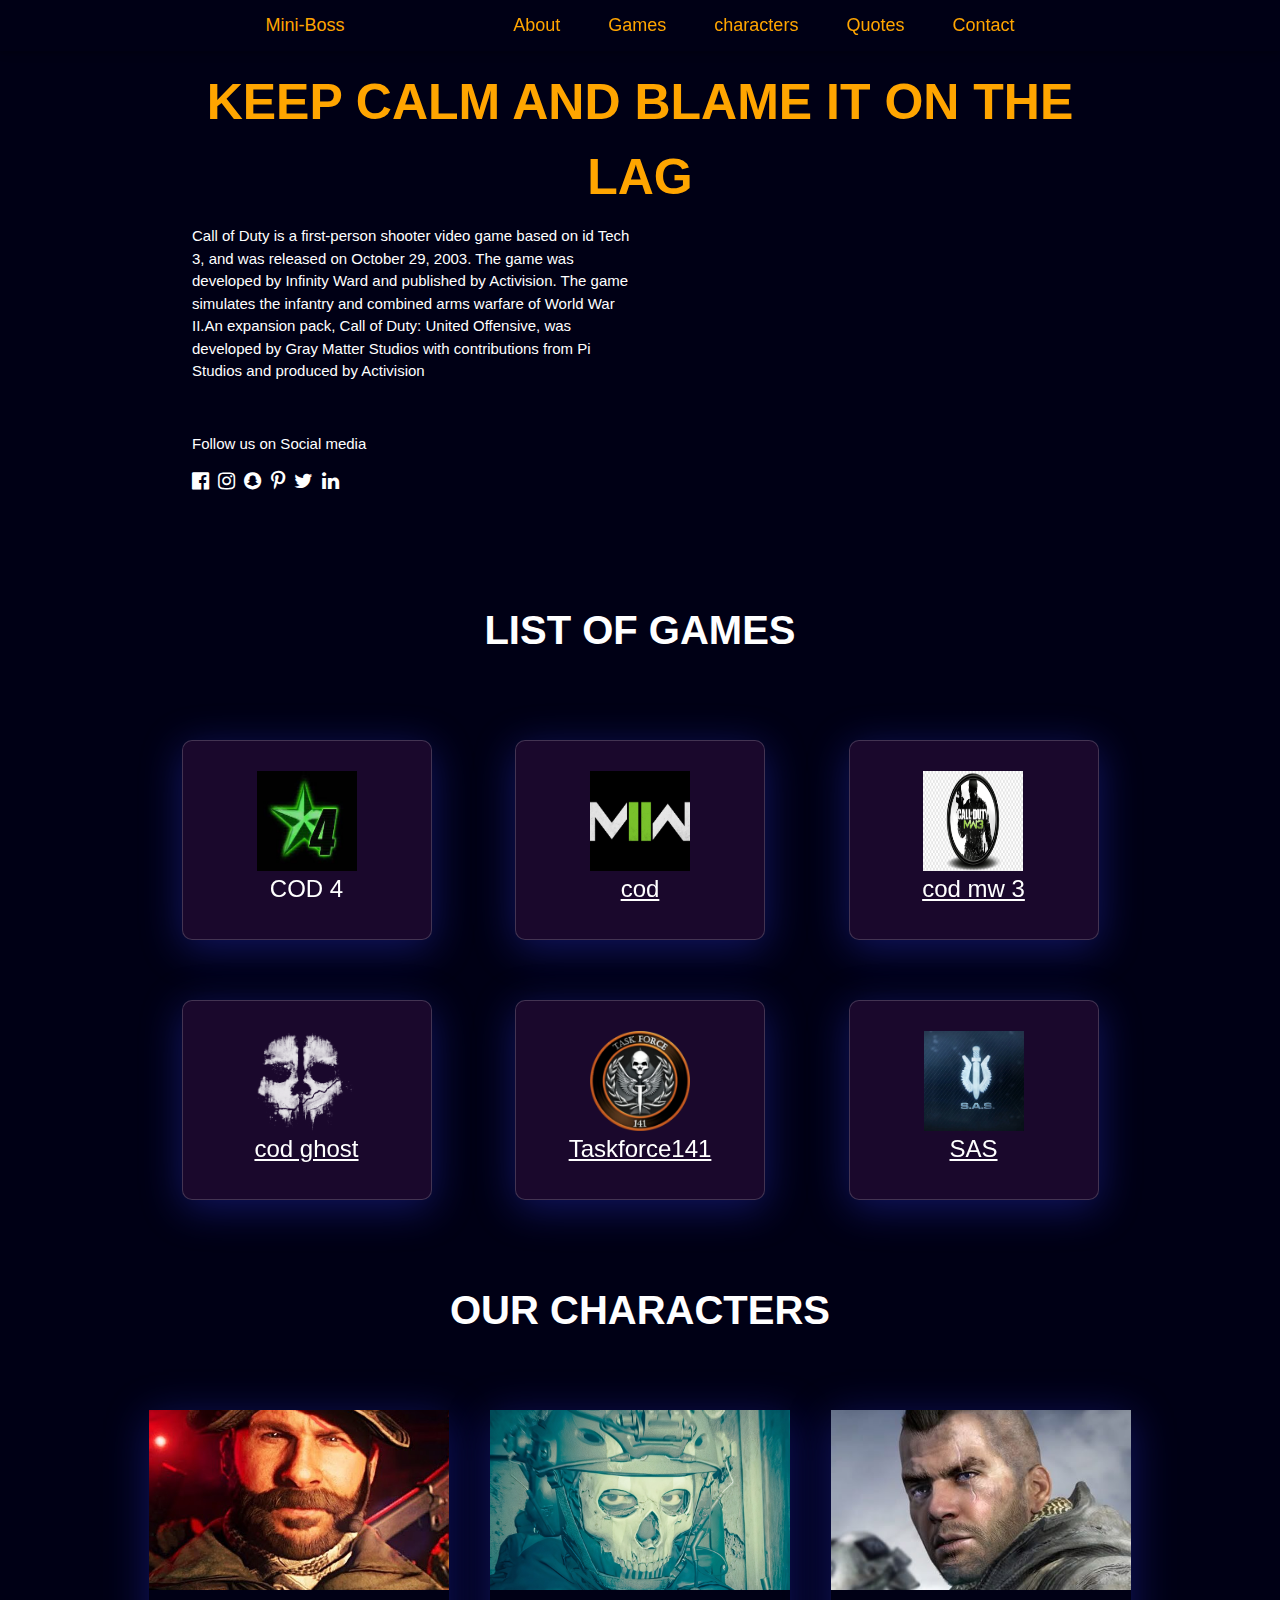
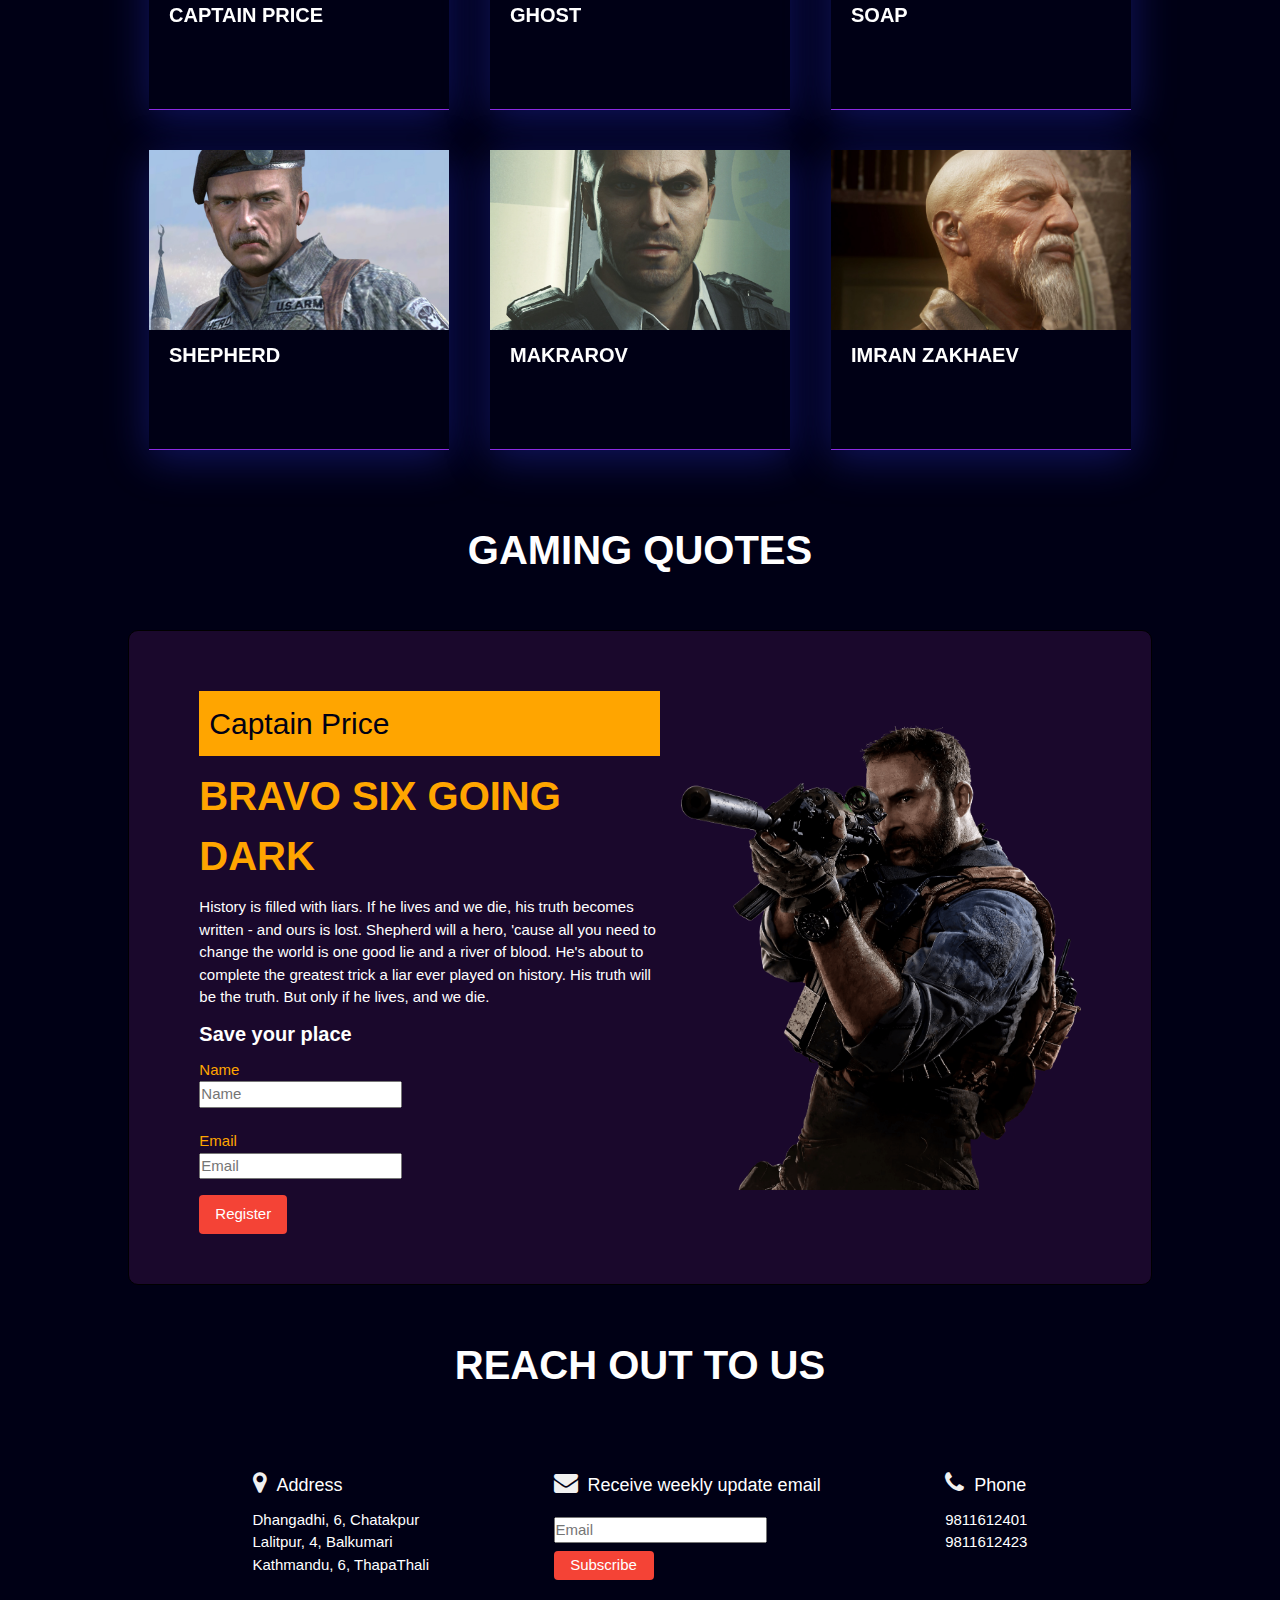
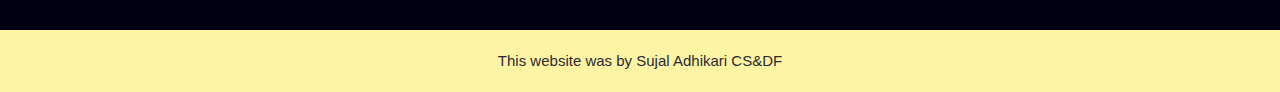
<file: index.html>
<!DOCTYPE html>
<html lang="en">
<head>
    <meta charset="UTF-8">
    <meta http-equiv="X-UA-Compatible" content="IE=edge">
    <meta name="viewport" content="width=device-width, initial-scale=1.0">
    <meta name="viewport" content="width=device-width, initial-scale=1.0">
    <link rel="stylesheet" href="https://www.w3schools.com/w3css/4/w3.css">
    <link rel="stylesheet" href="https://cdnjs.cloudflare.com/ajax/libs/font-awesome/4.7.0/css/font-awesome.min.css">
    <link rel="stylesheet" href="style.css">
    <link rel="icon" type="png" href="icon.png">
    <title>The gamer</title>
</head>
<body>
  <header style="position: relative;">
    <div class="w3-top" class="header" id="home">
      <div class="w3-bar  w3-card w3-left-align w3-large heeder-large-screen" style="background-color: #000015;" >
        <a class="w3-bar-item w3-button w3-hide-medium w3-hide-large w3-right w3-padding-large w3-hover-black w3-large " href="javascript:void(0);" onclick="myFunction()" title="Toggle Navigation Menu"><i class="fa fa-bars"></i></a>
        <a href="#home" class="w3-bar-item w3-button w3-padding-large  w3-hover-black">Mini-Boss</a>
        <div >
          <a href="#about" class="w3-bar-item w3-button w3-hide-small w3-padding-large w3-hover-black" >About</a>
          <a href="#games" class="w3-bar-item w3-button w3-hide-small w3-padding-large w3-hover-black"> Games</a>
          <a href="#characters" class="w3-bar-item w3-button w3-hide-small w3-padding-large w3-hover-black">characters</a>
          <a href="#Quotes" class="w3-bar-item w3-button w3-hide-small w3-padding-large w3-hover-black">Quotes</a>
          <a href="#contact" class="w3-bar-item w3-button w3-hide-small w3-padding-large w3-hover-black">Contact</a>
        </div>
      </div>
      <!-- Navbar on small screens -->
      <div id="navDemo" class="w3-bar-block  w3-hide w3-hide-large w3-hide-medium w3-large">
        <a href="#about" class="w3-bar-item w3-button w3-padding-large"onclick="myFunction()">About</a>
        <a href="#games" class="w3-bar-item w3-button w3-padding-large"onclick="myFunction()">Games</a>
        <a href="#characters" class="w3-bar-item w3-button w3-padding-large" onclick="myFunction()">characters</a>
        <a href="#Quotes" class="w3-bar-item w3-button w3-padding-large" onclick="myFunction()">Quotes</a>
        <a href="#contact" class="w3-bar-item w3-button w3-padding-large" onclick="myFunction()">Contact</a>
      </div>
    </div>
  </header>
      <section >
         <div class="hero" id="about">
           <div class="hero-description">
             <div class="hero-text">
              <h1 class="hero-title">Keep calm and blame it on the lag</h1>
              <p>
                Call of Duty is a first-person shooter video game based on id Tech 3, and was released on October 29, 2003. The game was developed by Infinity Ward and published by Activision. The game simulates the infantry and combined arms warfare of World War II.An expansion pack, Call of Duty: United Offensive, was developed by Gray Matter Studios with contributions from Pi Studios and produced by Activision
              </p>
              <span class="w3-text-white social" style="margin-top:050px">
                <p >Follow us on Social media</p>
                <div class="w3-margin-top">
             <a href="https://www.facebook.com/sujal.adhikari.73" target="_blank">  <i class="fa fa-facebook-official w3-hover-opacity icons" ></i></a> 
             <a href="https://www.instagram.com/sujal_adhikari69/" target="_blank"><i class="fa fa-instagram w3-hover-opacity icons" ></i></a> 
             <a href="https://www.snapchat.com/add/sujaladhikari69?share_id=tnMM1zGyuhE&locale=en-GB" target="_blank"><i class="fa fa-snapchat w3-hover-opacity icons"></i></a>  
             <a href="https://www.pinterest.com/adhikarisujal75/" target="_blank"><i class="fa fa-pinterest-p w3-hover-opacity icons" ></i></a>  
             <a href="https://x.com/GamingNepl75006" target="_blank"><i class="fa fa-twitter w3-hover-opacity icons"></i></a>  
             <a href="https://www.linkedin.com/in/sujal-adhikari-4906242b1/" target="_blank"><i class="fa fa-linkedin w3-hover-opacity icons"></i></a>  
             </div>
              </span>
             </div>
           </div>
         </div>
      </section>
      <main style="padding-bottom:40px ;">
        <h2 class="title" id="games">List of Games</h2>
        <div class="games">
          <div class="game-list">
          <h3>
              <a href="CODMW2.html" target="_blank" style="text-decoration: none; color: inherit;">
                  <img src="cod4.jpeg" alt="COD 4 MW" style="width:100px; height:100px; display: block; margin: 0 auto;" />
                  <div style="text-align: center;">COD 4 </div>
              </a>
          </h3> 
          <p></p>
          </div>
          <div class="game-list">
           <h3>
              <a href="CODMW3.html" target="_blank" style="width:100px; height: 100px;"> 
                <img src="codmw2.png"   alt="COD MW2" style="width:100px; height: 100px; display: block; margin: 0 auto;"/>
              <div style="text-align: center;">cod</div>  
              </a>
            </h3>
            <p></p>
          </div>
          <div class="game-list">
            <h3>
              <a href="codmw 3.html" target="_blank" style="width:100px; height: 100px;"> 
                <img src="codmw3.png" alt="CODMW3" style="width:100px; height: 100px; display: block; margin: 0 auto;"/>
              <div style="text-align: center;">cod mw 3</div>  
              </a>
            </h3>
            <p></p>
          </div>
          <div class="game-list">
            <h3>
              <a href="cod ghost.html" target="_blank" style="width:100px; height: 100px;">
              <img src="ghost.png" alt="COD GHOST" style="width:100px; height: 100px; display: block;isplay: block; margin: 0 auto;"/>
              <div style="text-align: center;">cod ghost</div>
            </a>
            </h3>
             <p></p>
          </div>
          <div class="game-list">
         <h3>
            <a href="taskforce.html" target="_blank"style="width: 100px; height: 100px;">
              <img src="Taskforce141.png" alt="Taskforce141" style="width:100px; height: 100px; display: block;isplay: block; margin: 0 auto;"/>
              <div style="text-align: center;"> Taskforce141</div>
            </a>
          </h3>
          <p></p>
          </div>
          <div class="game-list">
            <h3>
              <a href="SAS.html" target="_blank" style="width: 100; height: 100;">
                <img src="sas.jpeg" alt="halloween" style="width:100px; height: 100px; height: 100px; display: block;display: block; margin: 0 auto;"/>
                <div style="text-align: center;"> SAS</div>
              </a>
            </h3>
            <p></p>
          </div>              
        </div>
        <div class="store" id="shop">
         <h2 class="title">Our Characters</h2>
        <div class="game-store">
          <div class="game-store-list">
            <div class="game-image">
              <img src="captain.png" alt="captain"/>
            </div>
            <div class="store-text-description">
             <h4>CAPTAIN PRICE</h4>
             <span></span>
             <span></span>
            </div>
          </div>
          <div class="game-store-list">
            <div class="game-image">
              <img src="ghost1.jpg" alt="ghost"/>
            </div>
            <div class="store-text-description">
              <h4>GHOST</h4>
              <span></span>
              <span></span>
            </div>
          </div>
          <div class="game-store-list">
            <div class="game-image">
              <img src="soap.jpg" alt="soap"/>
            </div>
            <div class="store-text-description">
              <h4>SOAP</h4>
              <span></span>
              <span></span>
            </div>
          </div>
          <div class="game-store-list">
            <div class="game-image">
              <img src="Shepherd.png"  alt="shepherd"/>
            </div>
            <div class="store-text-description">
              <h4>SHEPHERD</h4>
              <span></span>
              <span></span>
            </div>
          </div>
          <div class="game-store-list">
            <div class="game-image">
              <img src="Makarov.png" alt="makarov"/>
            </div>
            <div class="store-text-description">
              <h4>MAKRAROV</h4>
              <span></span>
              <span></span>
            </div>
          </div>
          <div class="game-store-list">
            <div class="game-image">
              <img src="ImranZakhaev.jpg" alt="imranzakhaev"/>
            </div>
            <div class="store-text-description">
              <h4>IMRAN ZAKHAEV</h4>
              <span></span>
              <span></span>
            </div>
          </div>
        </div>
      </div>
      <div class="event" id="Quotes" >
        <h2 class="title">Gaming Quotes</h2>
        <div class="event-hero" style="position: relative; ">
          <div class="event-text">
            <h2  class="badge" style=" background-color: orange; color:#000015 ;padding:10px"> Captain Price </h2>
             <h1 class="event-title">Bravo Six Going Dark</h1>
              <p>History is filled with liars. If he lives and we die, his truth becomes written - and ours is lost. Shepherd will a hero, 'cause all you need to change the world is one good lie and a river of blood. He's about to complete the greatest trick a liar ever played on history. His truth will be the truth. But only if he lives, and we die.</p>
              <h4>Save your place</h4>
              <div>
                <label id="icon" for="name">Name</label>
                <br>
                <input type="text" name="name" id="name" placeholder="Name" required/>
                <br>
                <br>
                <label id="icon" for="name">Email</label>
                <br>
                <input type="text" name="name" id="name" placeholder="Email" required/>
              </div>
              <button class="w3-btn w3-red w3-margin-top w3-round">Register</button>  
          </div>
          <div class="event-image">
            <img src="codm.png" alt="codm"/>
          </div>
        </div>
      </div>
      <div>
      <h2 class="title">Reach out to us</h2>
      <div class="contact" id="contact" style="padding-bottom: 10px !important;">
      <div class="contact-list contact-address"  >
        <h5><span><i class="fa fa-map-marker w3-xlarge w3-text-light-grey"></i></span>Address</h5>
        <p>Dhangadhi, 6, Chatakpur </p>
        <p>Lalitpur, 4, Balkumari </p>
        <p>Kathmandu, 6, ThapaThali </p>
      </div>
      <div class="contact-list">
        <h5><span><i class="fa fa-envelope w3-xlarge w3-text-light-grey"></i></span>Receive weekly update email</h5>
        <div class="email-contact">
          <input placeholder="Email"  type="email" style="margin: 8px 0px !important;"/> 
          <button class="w3-btn w3-red w3-round " style="width: 100px; padding:3px 10px !important">Subscribe</button>
        </div>
      </div>
      <div class="contact-list" >
        <h5><span><i class="fa fa-phone w3-xlarge w3-text-light-grey"></i></span>Phone</h5>
        <p>  9811612401</p>
        <p>9811612423</p>
      </div>
      </div>
    </div>   
      </main>
      <div class="w3-padding w3-center" style="background: #FFF4A3;padding: 10px 0px !important; color:#282A35; ">
        <div style="display: flex; justify-content: center;align-items: center; flex-wrap: wrap;">
          <p style="margin: 10px !important ">This website was by Sujal Adhikari CS&DF</p>
        </div>
      </div>
  <script>
    // Used to toggle the menu on small screens when clicking on the menu button
    function myFunction() {
      var x = document.getElementById("navDemo");
      if (x.className.indexOf("w3-show") == -1) {
        x.className += " w3-show";
      } else { 
        x.className = x.className.replace(" w3-show", "");
      }
    }
    </script>
</body>
</html>
</file>
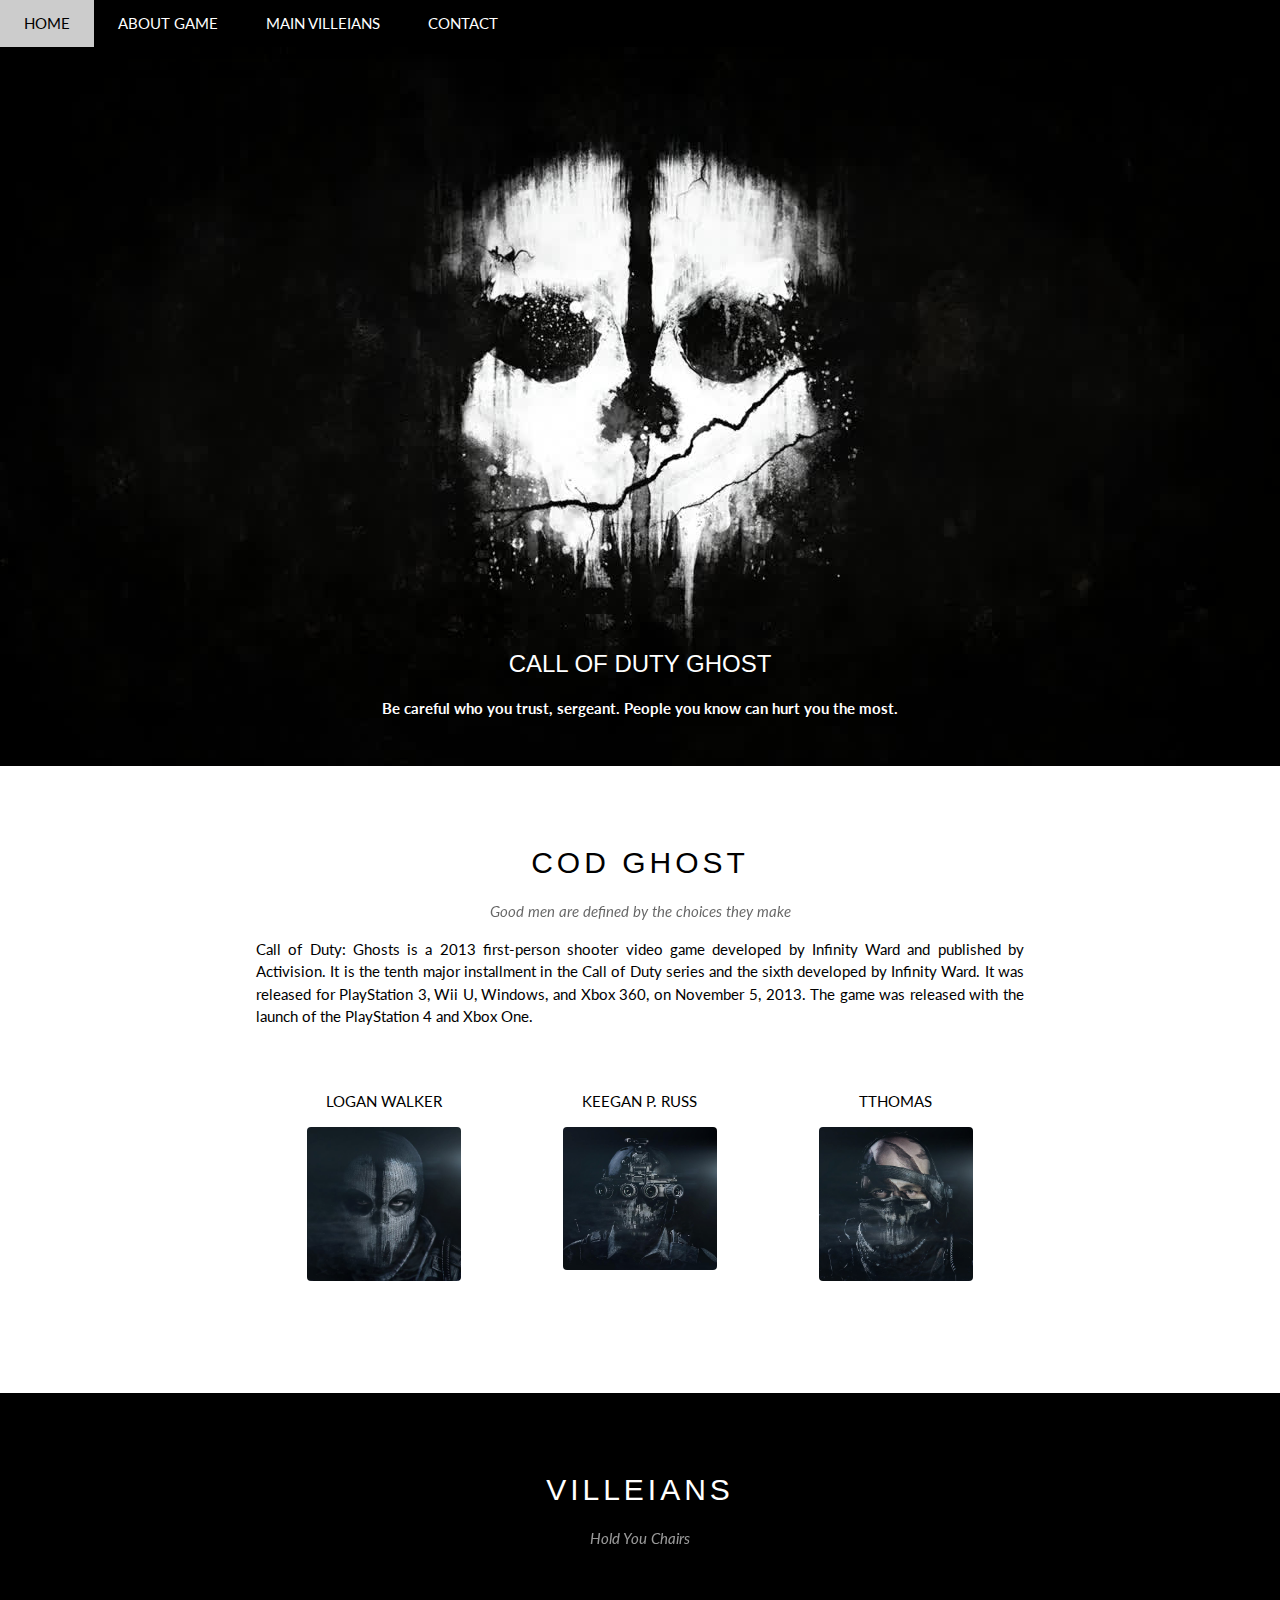
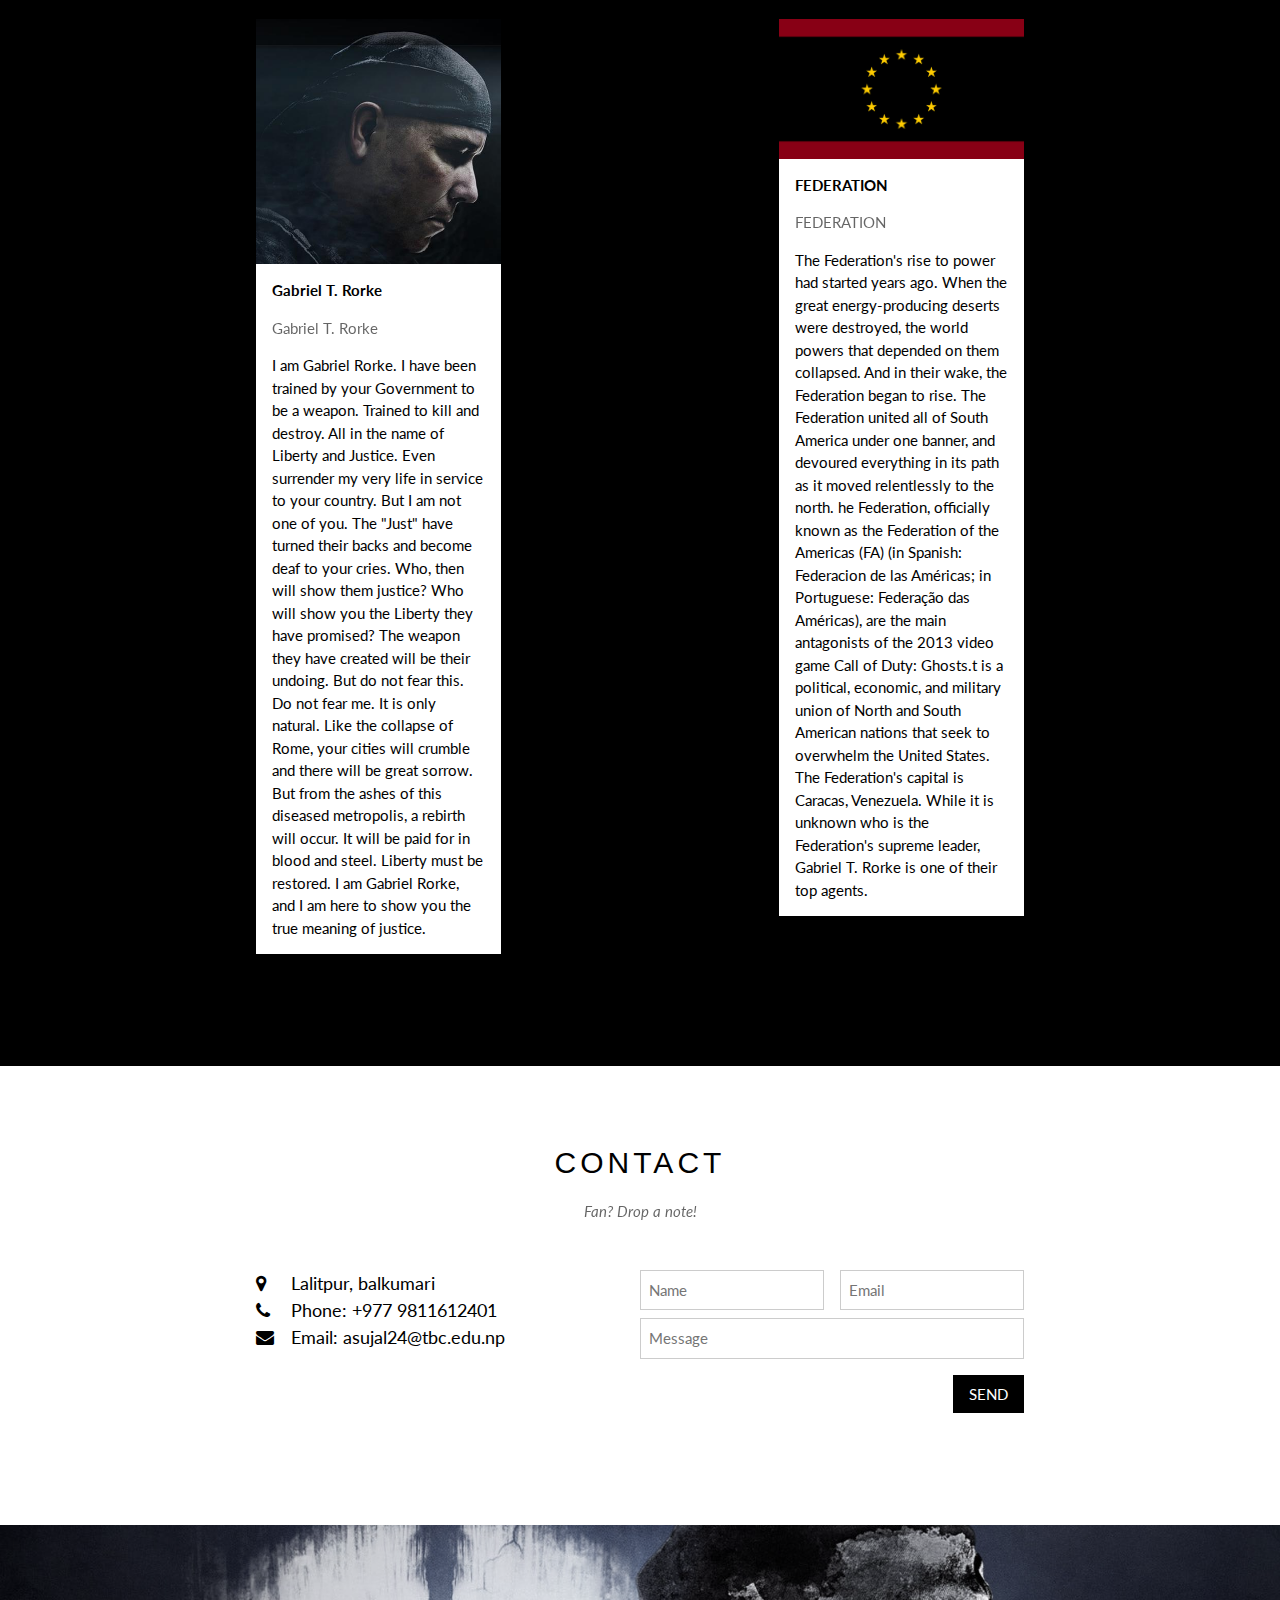
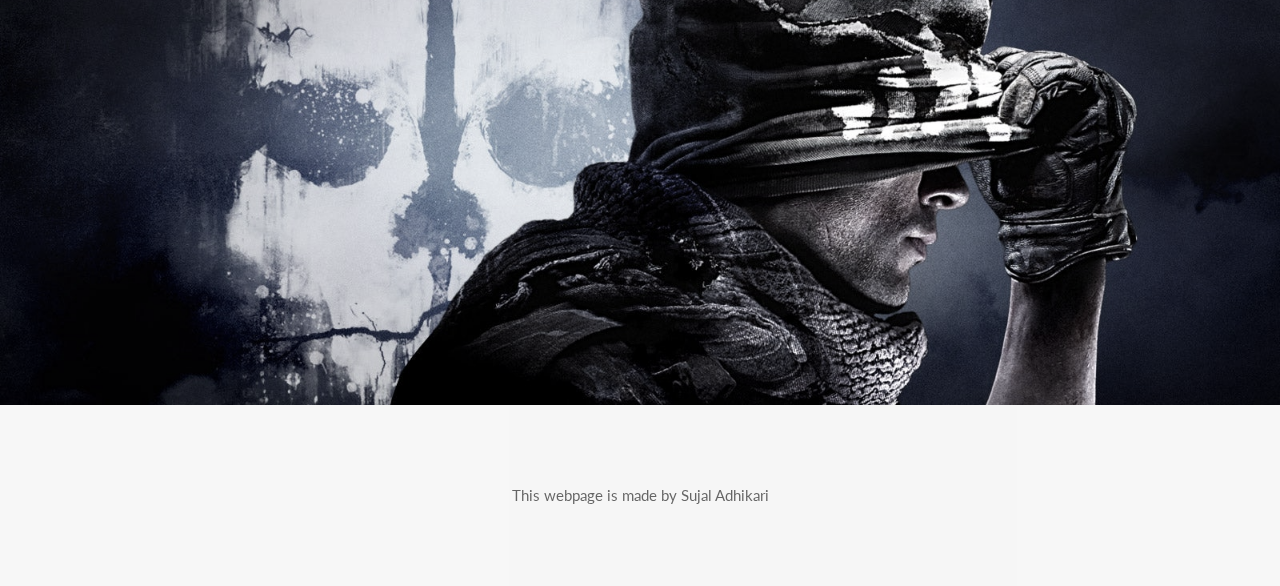
<file: cod ghost.html>
<!DOCTYPE html>
<html lang="en">
<head>
<title>call of duty Ghost</title>
<meta charset="UTF-8">
<meta name="viewport" content="width=device-width, initial-scale=1">
<link rel="stylesheet" href="https://www.w3schools.com/w3css/4/w3.css">
<link rel="stylesheet" href="https://fonts.googleapis.com/css?family=Lato">
<link rel="stylesheet" href="https://cdnjs.cloudflare.com/ajax/libs/font-awesome/4.7.0/css/font-awesome.min.css">
<link rel="icon" type="jpg" href="Logan Walker.jpg">
<style>
body {font-family: "Lato", sans-serif}
.mySlides {display: none}
</style>
</head>
<body>
<!-- Navbar -->
<div class="w3-top">
  <div class="w3-bar w3-black w3-card">
    <a class="w3-bar-item w3-button w3-padding-large w3-hide-medium w3-hide-large w3-right" href="javascript:void(0)" onclick="myFunction()" title="Toggle Navigation Menu"><i class="fa fa-bars"></i></a>
    <a href="#home" class="w3-bar-item w3-button w3-padding-large">HOME</a>
    <a href="#about game" class="w3-bar-item w3-button w3-padding-large w3-hide-small">ABOUT GAME</a>
    <a href="#main villeians" class="w3-bar-item w3-button w3-padding-large w3-hide-small">MAIN VILLEIANS</a>
    <a href="#contact" class="w3-bar-item w3-button w3-padding-large w3-hide-small">CONTACT</a>
    <div class="w3-dropdown-hover w3-hide-small">   
      </div>
    </div>
    <a href="javascript:void(0)" class="w3-padding-large w3-hover-red w3-hide-small w3-right"><i class="fa fa-search"></i></a>
  </div>
</div>
<!-- Page content -->
<div class="w3-content" style="max-width:2000px;margin-top:46px">
  <div class="mySlides w3-display-container w3-center">
    <img src="ghost (1).png" style="width:100%">
    <div class="w3-display-bottommiddle w3-container w3-text-white w3-padding-32 w3-hide-small">
      <h3>CALL OF DUTY GHOST</h3>
      <p><b>Be careful who you trust, sergeant. People you know can hurt you the most.</b></p>    
    </div>
  </div>
  <!-- The Band Section -->
  <div class="w3-container w3-content w3-center w3-padding-64" style="max-width:800px" id="band">
    <h2 class="w3-wide">COD GHOST</h2>
    <p class="w3-opacity"><i>Good men are defined by the choices they make</i></p>
    <p class="w3-justify">Call of Duty: Ghosts is a 2013 first-person shooter video game developed by Infinity Ward and published by Activision. It is the tenth major installment in the Call of Duty series and the sixth developed by Infinity Ward. It was released for PlayStation 3, Wii U, Windows, and Xbox 360, on November 5, 2013. The game was released with the launch of the PlayStation 4 and Xbox One.</p>
    <div class="w3-row w3-padding-32">
      <div class="w3-third">
        <p>LOGAN WALKER</p>
        <img src="Logan Walker.jpg" class="w3-round w3-margin-bottom" alt="logan walker" style="width:60%">
      </div>
      <div class="w3-third">
        <p>KEEGAN P. RUSS</p>
        <img src="Keegan P. Russ.jpg" class="w3-round w3-margin-bottom" alt="keegan" style="width:60%">
      </div>
      <div class="w3-third">
        <p>TTHOMAS</p>
        <img src="TThomas.jpg" class="w3-round" alt="tthomas" style="width:60%">
      </div>
    </div>
  </div>
  <!-- The main Section -->
  <div class="w3-black" id="tour">
    <div class="w3-container w3-content w3-padding-64" style="max-width:800px">
      <h2 class="w3-wide w3-center">VILLEIANS</h2>
      <p class="w3-opacity w3-center"><i>Hold You Chairs</i></p><br>
      <div class="w3-row-padding w3-padding-32" style="margin:0 -16px">
        <div class="w3-third w3-margin-bottom">
          <img src="480px-Rorke_Menu.jpg" alt="gabriel rorke" style="width:100%" class="w3-hover-opacity">
          <div class="w3-container w3-white">
            <p><b>Gabriel T. Rorke</b></p>
            <p class="w3-opacity">Gabriel T. Rorke</p>
            <p>I am Gabriel Rorke. I have been trained by your Government to be a weapon. Trained to kill and destroy. All in the name of Liberty and Justice. Even surrender my very life in service to your country. But I am not one of you. The "Just" have turned their backs and become deaf to your cries. Who, then will show them justice? Who will show you the Liberty they have promised? The weapon they have created will be their undoing. But do not fear this. Do not fear me. It is only natural. Like the collapse of Rome, your cities will crumble and there will be great sorrow. But from the ashes of this diseased metropolis, a rebirth will occur. It will be paid for in blood and steel. Liberty must be restored. I am Gabriel Rorke, and I am here to show you the true meaning of justice.</p>
          </div>
        </div>
        <div class="w3-third w3-margin-bottom"></div>
        <div class="w3-third w3-margin-bottom">
          <img src="Flag_of_the_Federation_of_the_Americas.png" alt="federation" style="width:100%" class="w3-hover-opacity">
          <div class="w3-container w3-white">
            <p><b>FEDERATION</b></p>
            <p class="w3-opacity">FEDERATION</p>
            <p>The Federation's rise to power had started years ago. When the great energy-producing deserts were destroyed, the world powers that depended on them collapsed. And in their wake, the Federation began to rise. The Federation united all of South America under one banner, and devoured everything in its path as it moved relentlessly to the north. he Federation, officially known as the Federation of the Americas (FA) (in Spanish: Federacion de las Américas; in Portuguese: Federação das Américas), are the main antagonists of the 2013 video game Call of Duty: Ghosts.t is a political, economic, and military union of North and South American nations that seek to overwhelm the United States. The Federation's capital is Caracas, Venezuela. While it is unknown who is the Federation's supreme leader, Gabriel T. Rorke is one of their top agents.</p>
          </div>
        </div>
      </div>
    </div>
  </div>
  </div>
  <!-- The Contact Section -->
  <div class="w3-container w3-content w3-padding-64" style="max-width:800px" id="contact">
    <h2 class="w3-wide w3-center">CONTACT</h2>
    <p class="w3-opacity w3-center"><i>Fan? Drop a note!</i></p>
    <div class="w3-row w3-padding-32">
      <div class="w3-col m6 w3-large w3-margin-bottom">
        <i class="fa fa-map-marker" style="width:30px"></i> Lalitpur, balkumari<br>
        <i class="fa fa-phone" style="width:30px"></i> Phone: +977 9811612401<br>
        <i class="fa fa-envelope" style="width:30px"> </i> Email: asujal24@tbc.edu.np<br>
      </div>
      <div class="w3-col m6">
        <!-- <form action="/action_page.php" target="_blank"> -->
          <div class="w3-row-padding" style="margin:0 -16px 8px -16px">
            <div class="w3-half">
              <input class="w3-input w3-border" type="text" placeholder="Name" required name="Name">
            </div>
            <div class="w3-half">
              <input class="w3-input w3-border" type="text" placeholder="Email" required name="Email">
            </div>
          </div>
          <input class="w3-input w3-border" type="text" placeholder="Message" required name="Message">
          <button class="w3-button w3-black w3-section w3-right" type="submit">SEND</button>
        </form>
      </div>
    </div>
  </div>
<!-- End Page Content -->
</div>
<!-- Image of location/map -->
<img src="CODGhosts.jpg" class="w3-image w3-greyscale-min" style="width:100%">
<!-- Footer -->
<footer class="w3-container w3-padding-64 w3-center w3-opacity w3-light-grey w3-xlarge">
  <p class="w3-medium">This webpage is made by Sujal Adhikari </p>
</footer>
<script>
// Automatic Slideshow - change image every 4 seconds
var myIndex = 0;
carousel();
function carousel() {
  var i;
  var x = document.getElementsByClassName("mySlides");
  for (i = 0; i < x.length; i++) {
    x[i].style.display = "none";  
  }
  myIndex++;
  if (myIndex > x.length) {myIndex = 1}    
  x[myIndex-1].style.display = "block";  
  setTimeout(carousel, 4000);    
}
</script>
</body>
</html>
</file>
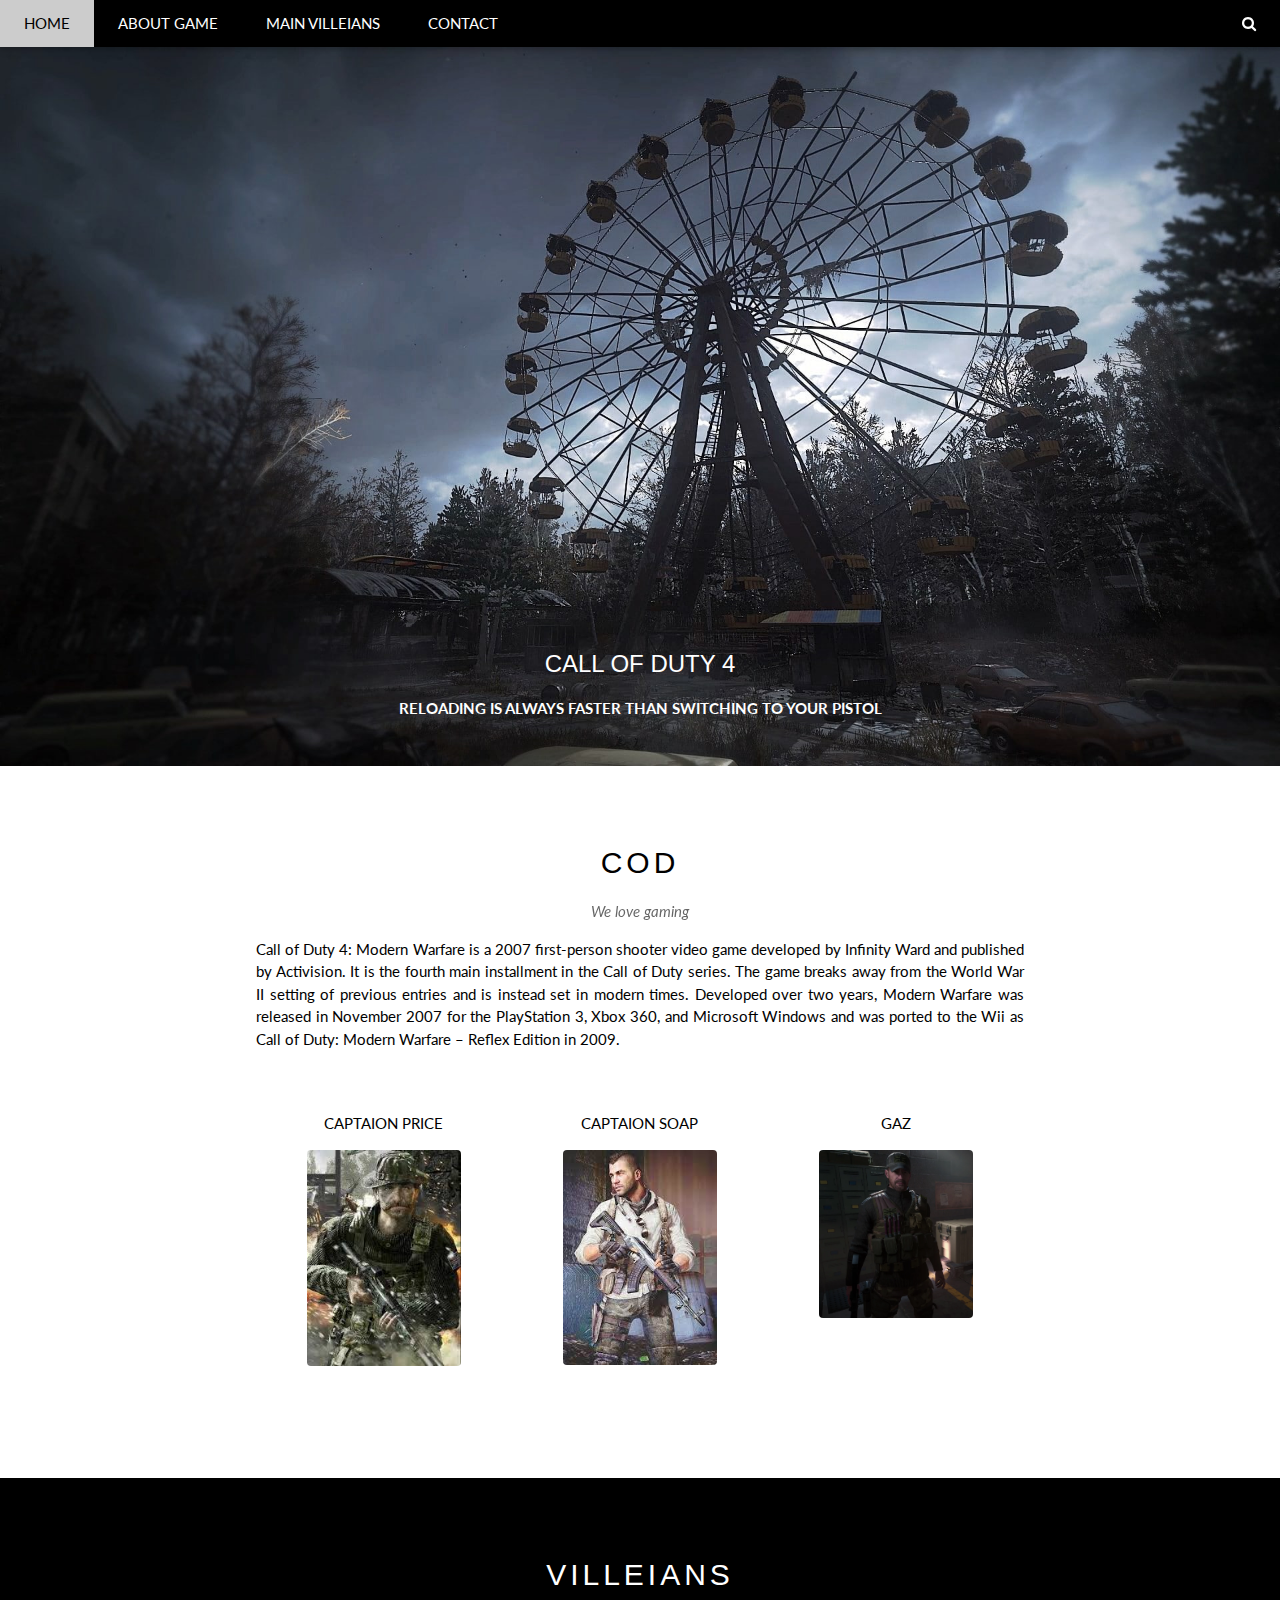
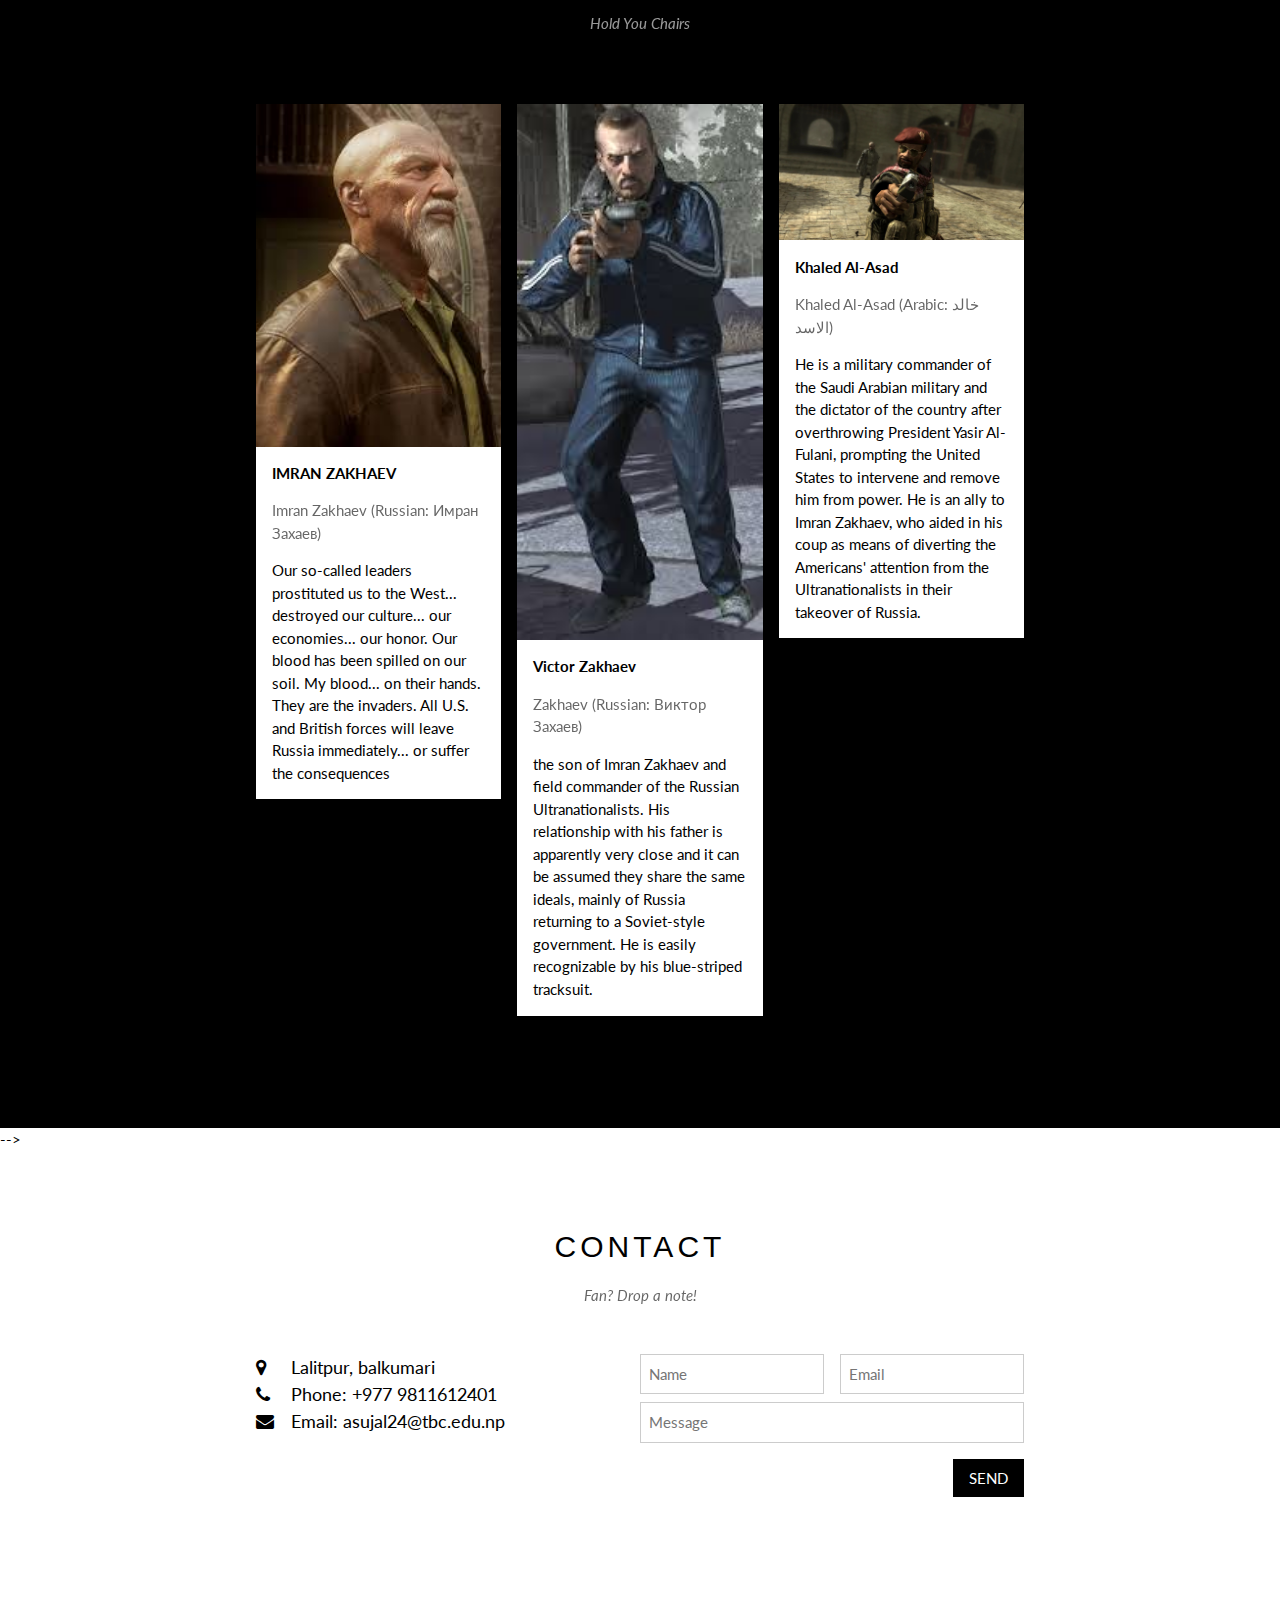
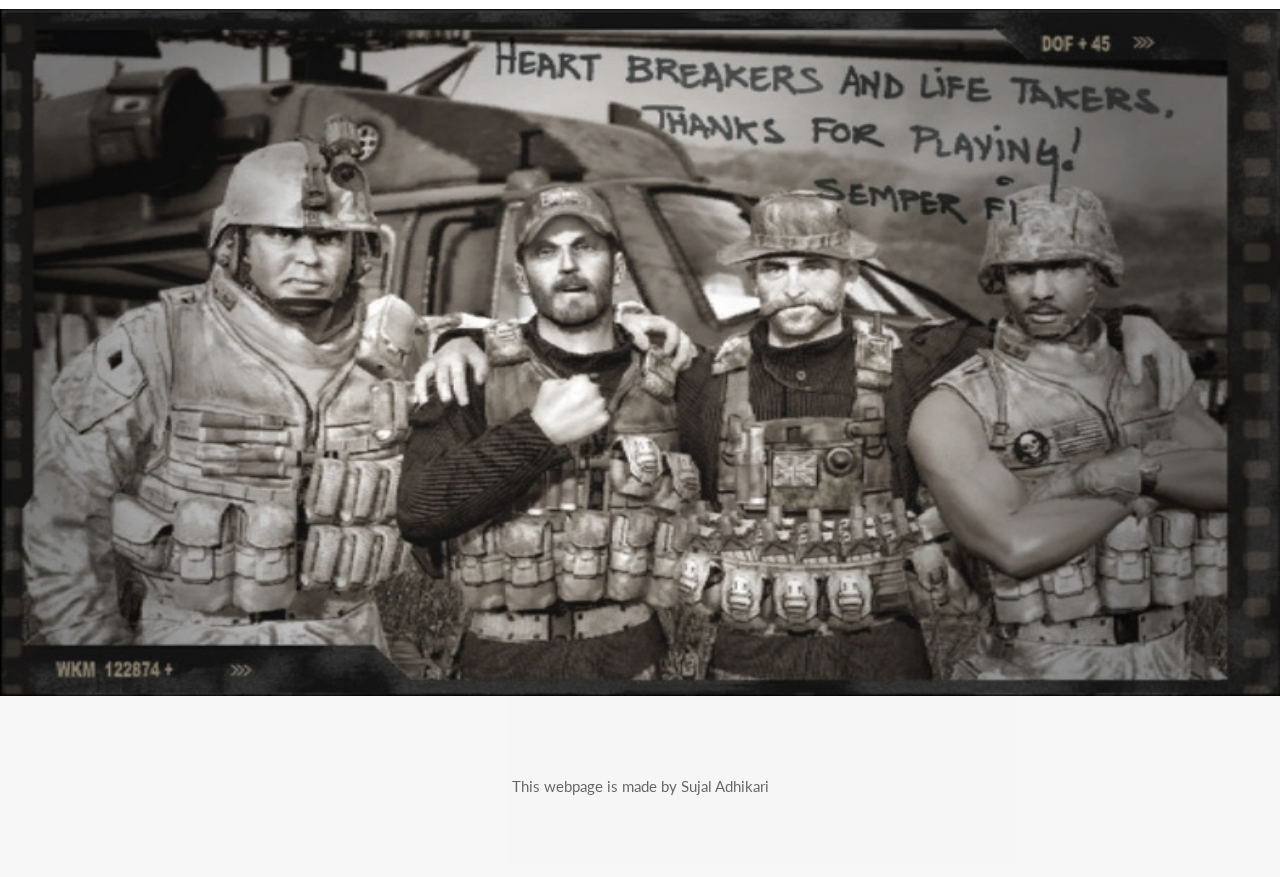
<file: CODMW2.html>
<!DOCTYPE html>
<html lang="en">
<head>
<title>call of duty 4</title>
<meta charset="UTF-8">
<meta name="viewport" content="width=device-width, initial-scale=1">
<link rel="stylesheet" href="https://www.w3schools.com/w3css/4/w3.css">
<link rel="stylesheet" href="https://fonts.googleapis.com/css?family=Lato">
<link rel="stylesheet" href="https://cdnjs.cloudflare.com/ajax/libs/font-awesome/4.7.0/css/font-awesome.min.css">
<link rel="icon" type="png" href="cod4 icon.png">
<style>
body {font-family: "Lato", sans-serif}
.mySlides {display: none}
</style>
</head>
<body>
<!-- Navbar -->
<div class="w3-top">
  <div class="w3-bar w3-black w3-card">
    <a class="w3-bar-item w3-button w3-padding-large w3-hide-medium w3-hide-large w3-right" href="javascript:void(0)" onclick="myFunction()" title="Toggle Navigation Menu"><i class="fa fa-bars"></i></a>
    <a href="#Home" class="w3-bar-item w3-button w3-padding-large">HOME</a>
    <a href="#About game" class="w3-bar-item w3-button w3-padding-large w3-hide-small">ABOUT GAME</a>
    <a href="#main villeians" class="w3-bar-item w3-button w3-padding-large w3-hide-small">MAIN VILLEIANS</a>
    <a href="#contact" class="w3-bar-item w3-button w3-padding-large w3-hide-small">CONTACT</a>
    <div class="w3-dropdown-hover w3-hide-small">
    </div>
    <a href="javascript:void(0)" class="w3-padding-large w3-hover-red w3-hide-small w3-right"><i class="fa fa-search"></i></a>
  </div>
</div>
<!-- Page content -->
<div class="w3-content" style="max-width:2000px;margin-top:46px">
  <div class="mySlides w3-display-container w3-center">
    <img src="background.jpg" style="width:100%" alt="Backgroun image">
    <div class="w3-display-bottommiddle w3-container w3-text-white w3-padding-32 w3-hide-small">
      <h3>CALL OF DUTY 4</h3>
      <p><b>RELOADING IS ALWAYS FASTER THAN SWITCHING TO YOUR PISTOL</b></p>    
    </div>
  </div>
  <!-- The Main Section -->
  <div class="w3-container w3-content w3-center w3-padding-64" style="max-width:800px" id="band">
    <h2 class="w3-wide">COD</h2>
    <p class="w3-opacity"><i>We love gaming</i></p>
    <p class="w3-justify">Call of Duty 4: Modern Warfare is a 2007 first-person shooter video game developed by Infinity Ward and published by Activision. It is the fourth main installment in the Call of Duty series. The game breaks away from the World War II setting of previous entries and is instead set in modern times. Developed over two years, Modern Warfare was released in November 2007 for the PlayStation 3, Xbox 360, and Microsoft Windows and was ported to the Wii as Call of Duty: Modern Warfare – Reflex Edition in 2009.</p>
    <div class="w3-row w3-padding-32">
      <div class="w3-third">
        <p>CAPTAION PRICE</p>
        <img src="images (1).jpg"  class="w3-round w3-margin-bottom" alt="Captaion price" style="width:60%">
      </div>
      <div class="w3-third">
        <p>CAPTAION SOAP</p>
        <img src="soap1.jpg" class="w3-round w3-margin-bottom" alt="captaion soap" style="width:60%">
      </div>
      <div class="w3-third">
        <p>GAZ</p>
        <img src="Gaz-in-the-Remastered.png" class="w3-round" alt="gaz" style="width:60%">
      </div>
    </div>
  </div>
  <!-- The Villeians Section -->
  <div class="w3-black" id="tour">
    <div class="w3-container w3-content w3-padding-64" style="max-width:800px">
      <h2 class="w3-wide w3-center">VILLEIANS</h2>
      <p class="w3-opacity w3-center"><i>Hold You Chairs</i></p><br>
      <div class="w3-row-padding w3-padding-32" style="margin:0 -16px">
        <div class="w3-third w3-margin-bottom">
          <img src="imran_Zakhaev.jpg" alt="imran zakhaev" style="width:100%" class="w3-hover-opacity">
          <div class="w3-container w3-white">
            <p><b>IMRAN ZAKHAEV</b></p>
            <p class="w3-opacity">Imran Zakhaev (Russian: Имран Захаев)</p>
            <p>Our so-called leaders prostituted us to the West... destroyed our culture... our economies... our honor. Our blood has been spilled on our soil. My blood... on their hands. They are the invaders. All U.S. and British forces will leave Russia immediately... or suffer the consequences</p>
          </div>
        </div>
        <div class="w3-third w3-margin-bottom">
          <img src="son.jpg" alt="victor zakhaev" style="width:100%" class="w3-hover-opacity">
          <div class="w3-container w3-white">
            <p><b>Victor Zakhaev
            </b></p>
            <p class="w3-opacity">Zakhaev (Russian: Виктор Захаев) </p>
            <p> the son of Imran Zakhaev and field commander of the Russian Ultranationalists. His relationship with his father is apparently very close and it can be assumed they share the same ideals, mainly of Russia returning to a Soviet-style government. He is easily recognizable by his blue-striped tracksuit.</p>
          </div>
        </div>
        <div class="w3-third w3-margin-bottom">
          <img src="Al-Fulani_Execution_The_Coup_CoD4.jpg" alt="al fulani" style="width:100%" class="w3-hover-opacity">
          <div class="w3-container w3-white">
            <p><b>Khaled Al-Asad</b></p>
            <p class="w3-opacity">Khaled Al-Asad (Arabic: خالد الاسد)</p>
            <p>He is a military commander of the Saudi Arabian military and the dictator of the country after overthrowing President Yasir Al-Fulani, prompting the United States to intervene and remove him from power. He is an ally to Imran Zakhaev, who aided in his coup as means of diverting the Americans' attention from the Ultranationalists in their takeover of Russia.</p>
          </div>
        </div>
      </div>
    </div>
  </div>
      </div>
    </div>
  </div> -->
  <!-- The Contact Section -->
  <div class="w3-container w3-content w3-padding-64" style="max-width:800px" id="contact">
    <h2 class="w3-wide w3-center">CONTACT</h2>
    <p class="w3-opacity w3-center"><i>Fan? Drop a note!</i></p>
    <div class="w3-row w3-padding-32">
      <div class="w3-col m6 w3-large w3-margin-bottom">
        <i class="fa fa-map-marker" style="width:30px"></i> Lalitpur, balkumari<br>
        <i class="fa fa-phone" style="width:30px"></i> Phone: +977 9811612401<br>
        <i class="fa fa-envelope" style="width:30px"> </i> Email: asujal24@tbc.edu.np<br>
      </div>
      <div class="w3-col m6">
          <div class="w3-row-padding" style="margin:0 -16px 8px -16px">
            <div class="w3-half">
              <input class="w3-input w3-border" type="text" placeholder="Name" required name="Name">
            </div>
            <div class="w3-half">
              <input class="w3-input w3-border" type="text" placeholder="Email" required name="Email">
            </div>
          </div>
          <input class="w3-input w3-border" type="text" placeholder="Message" required name="Message">
          <button class="w3-button w3-black w3-section w3-right" type="submit">SEND</button>
        </form>
      </div>
    </div>
  </div>
<!-- End Page Content -->
</div>
<img src="call-of-duty-4 final.jpg" class="w3-image w3-greyscale-min" style="width:100%">
<!-- Footer -->
<footer class="w3-container w3-padding-64 w3-center w3-opacity w3-light-grey w3-xlarge">
  <p class="w3-medium">This webpage is made by Sujal Adhikari </p>
</footer>
<script>
// Automatic Slideshow - change image every 4 seconds
var myIndex = 0;
carousel();
function carousel() {
  var i;
  var x = document.getElementsByClassName("mySlides");
  for (i = 0; i < x.length; i++) {
    x[i].style.display = "none";  
  }
  myIndex++;
  if (myIndex > x.length) {myIndex = 1}    
  x[myIndex-1].style.display = "block";  
  setTimeout(carousel, 4000);    
}
</script>
</body>
</html>
</file>
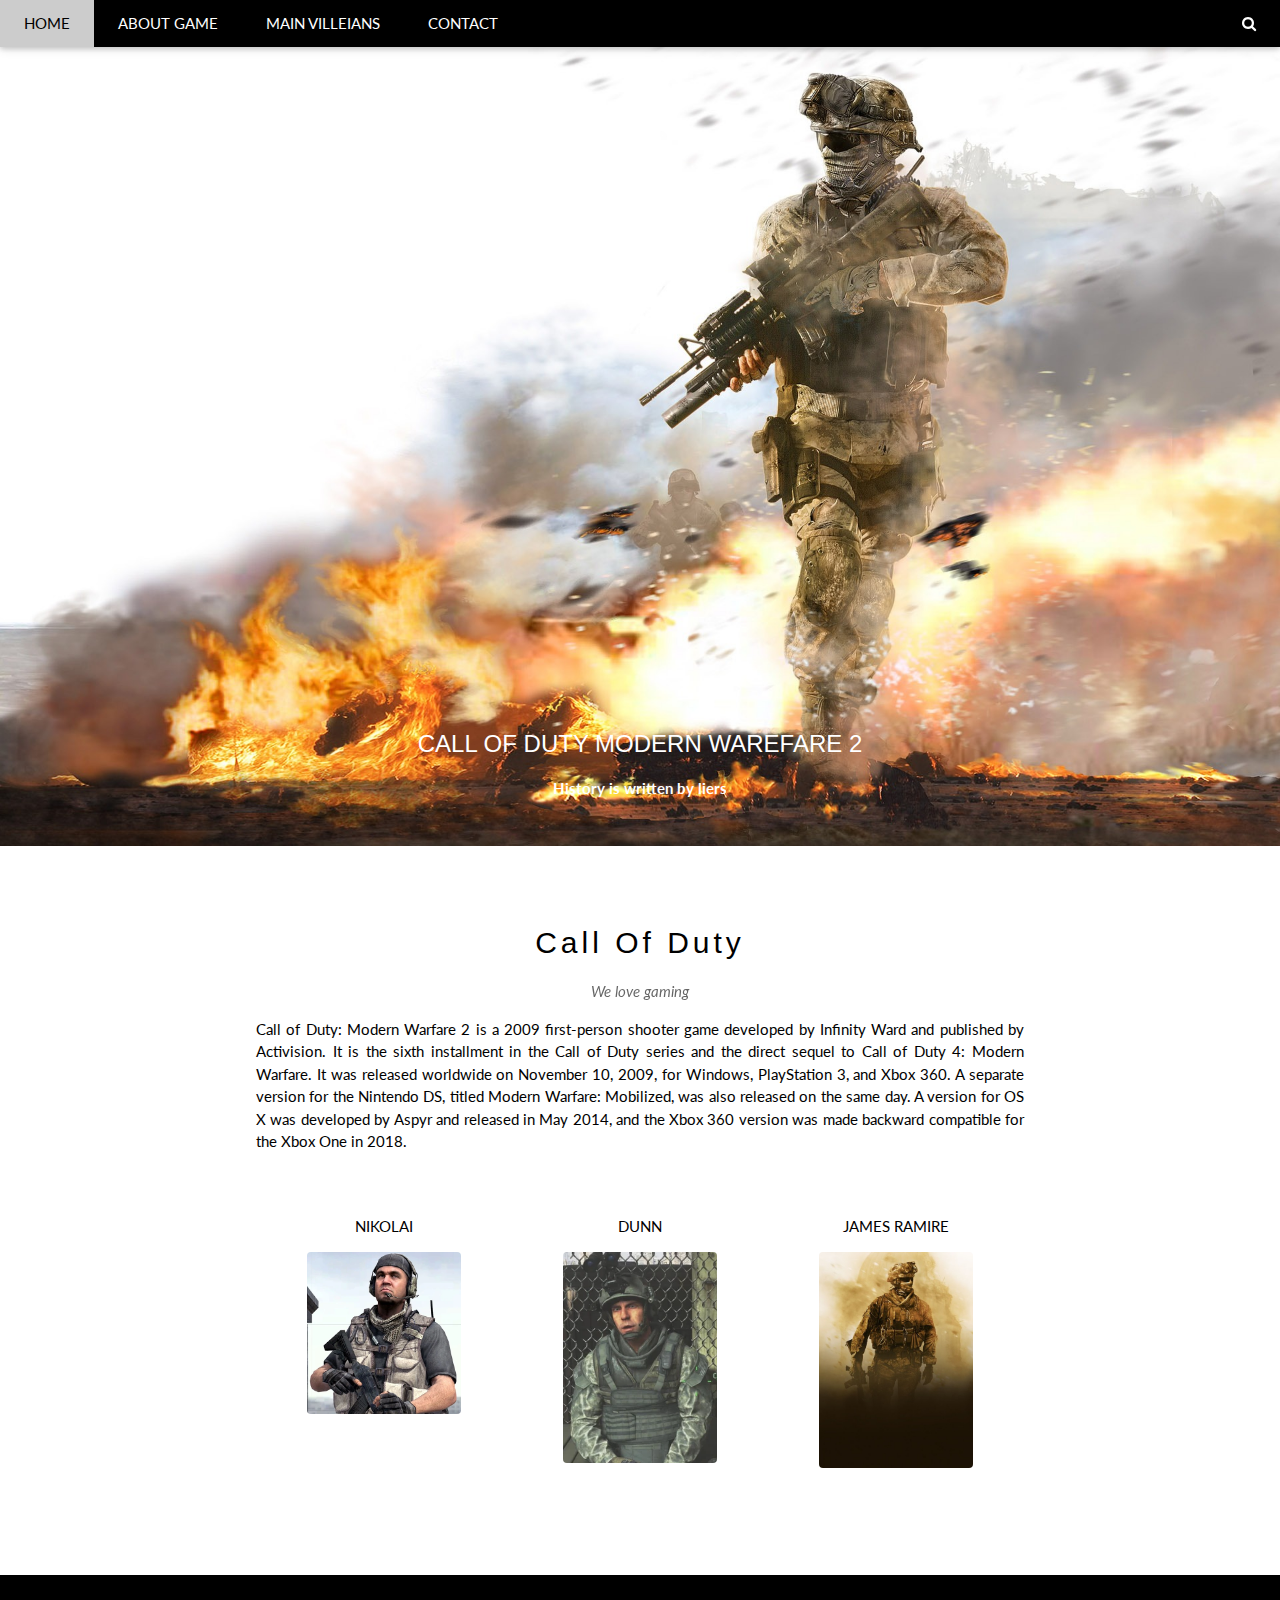
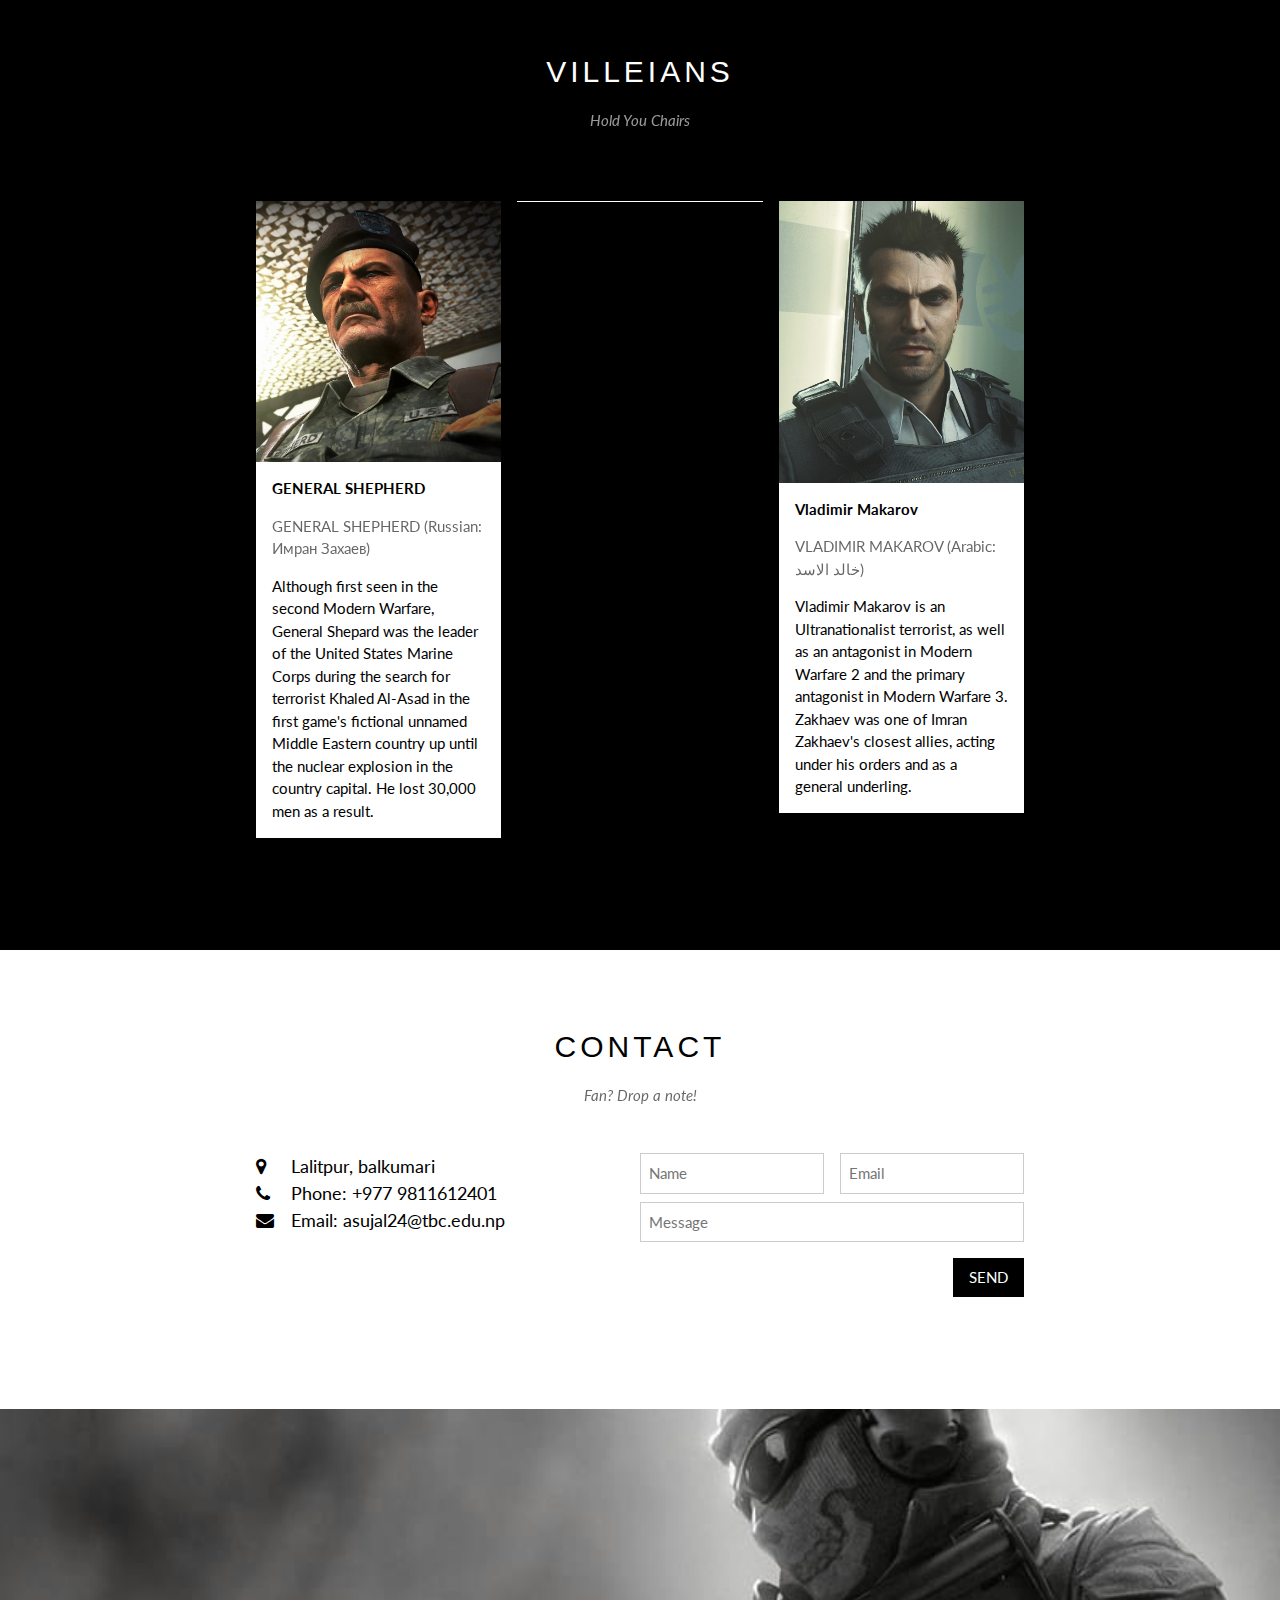
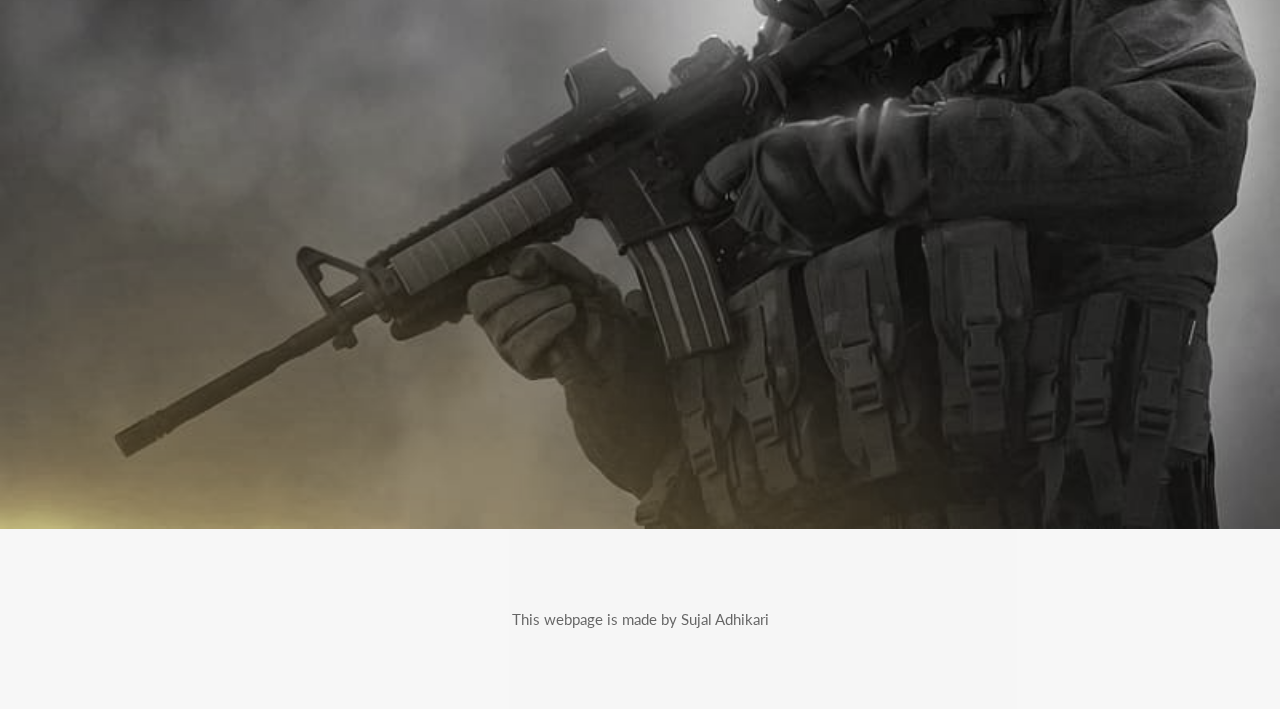
<file: CODMW3.html>
<!DOCTYPE html>
<html lang="en">
<head>
<title>call of duty Morden Warefare 2 </title>
<meta charset="UTF-8">
<meta name="viewport" content="width=device-width, initial-scale=1">
<link rel="stylesheet" href="https://www.w3schools.com/w3css/4/w3.css">
<link rel="stylesheet" href="https://fonts.googleapis.com/css?family=Lato">
<link rel="stylesheet" href="https://cdnjs.cloudflare.com/ajax/libs/font-awesome/4.7.0/css/font-awesome.min.css">
<link rel="icon" type="png" href="codmw2icon.png">
<style>
body {font-family: "Lato", sans-serif}
.mySlides {display: none}
</style>
</head>
<body>
<!-- Navbar -->
<div class="w3-top">
  <div class="w3-bar w3-black w3-card">
    <a class="w3-bar-item w3-button w3-padding-large w3-hide-medium w3-hide-large w3-right" href="javascript:void(0)" onclick="myFunction()" title="Toggle Navigation Menu"><i class="fa fa-bars"></i></a>
    <a href="#Home" class="w3-bar-item w3-button w3-padding-large">HOME</a>
    <a href="#about game" class="w3-bar-item w3-button w3-padding-large w3-hide-small">ABOUT GAME</a>
    <a href="#main villeians" class="w3-bar-item w3-button w3-padding-large w3-hide-small">MAIN VILLEIANS</a>
    <a href="#contact" class="w3-bar-item w3-button w3-padding-large w3-hide-small">CONTACT</a>
    <div class="w3-dropdown-hover w3-hide-small">
    </div>
    <a href="javascript:void(0)" class="w3-padding-large w3-hover-red w3-hide-small w3-right"><i class="fa fa-search"></i></a>
  </div>
</div>
<!-- Page content -->
<div class="w3-content" style="max-width:2000px;margin-top:46px">
  <div class="mySlides w3-display-container w3-center">
    <img src="walpaper.jpg" style="width:100%">
    <div class="w3-display-bottommiddle w3-container w3-text-white w3-padding-32 w3-hide-small">
      <h3>CALL OF DUTY MODERN WAREFARE 2</h3>
      <p><b>History is written by liers</b></p>    
    </div>
  </div>
  <!-- The Band Section -->
  <div class="w3-container w3-content w3-center w3-padding-64" style="max-width:800px" id="band">
    <h2 class="w3-wide">Call Of Duty </h2>
    <p class="w3-opacity"><i>We love gaming</i></p>
    <p class="w3-justify">Call of Duty: Modern Warfare 2 is a 2009 first-person shooter game developed by Infinity Ward and published by Activision. It is the sixth installment in the Call of Duty series and the direct sequel to Call of Duty 4: Modern Warfare. It was released worldwide on November 10, 2009, for Windows, PlayStation 3, and Xbox 360. A separate version for the Nintendo DS, titled Modern Warfare: Mobilized, was also released on the same day. A version for OS X was developed by Aspyr and released in May 2014, and the Xbox 360 version was made backward compatible for the Xbox One in 2018.</p>
    <div class="w3-row w3-padding-32">
      <div class="w3-third">
        <p>NIKOLAI</p>
        <img src="Nikolai_id.png" class="w3-round w3-margin-bottom" alt="nikolai" style="width:60%">
      </div>
      <div class="w3-third">
        <p>DUNN</p>
        <img src="Cpl-Dunn-MW2R.png" class="w3-round w3-margin-bottom" alt="cpl dunn" style="width:60%">
      </div>
      <div class="w3-third">
        <p>JAMES RAMIRE</p>
        <img src="fan.jpg" class="w3-round" alt="james ramire" style="width:60%">
      </div>
    </div>
  </div>
  <!-- The villeians Section -->
  <div class="w3-black" id="tour">
    <div class="w3-container w3-content w3-padding-64" style="max-width:800px">
      <h2 class="w3-wide w3-center">VILLEIANS</h2>
      <p class="w3-opacity w3-center"><i>Hold You Chairs</i></p><br>
      <div class="w3-row-padding w3-padding-32" style="margin:0 -16px">
        <div class="w3-third w3-margin-bottom">
          <img src="General_Shepherd_MW2R.png" alt="general shepherd" style="width:100%" class="w3-hover-opacity">
          <div class="w3-container w3-white">
            <p><b>GENERAL SHEPHERD</b></p>
            <p class="w3-opacity">GENERAL SHEPHERD (Russian: Имран Захаев)</p>
            <p>Although first seen in the second Modern Warfare, General Shepard was the leader of the United States Marine Corps during the search for terrorist Khaled Al-Asad in the first game's fictional unnamed Middle Eastern country up until the nuclear explosion in the country capital. He lost 30,000 men as a result.</p>
          </div>
        </div>
        <div class="w3-third w3-margin-bottom">
          <div class="w3-container w3-white">
          </div>
        </div>
        <div class="w3-third w3-margin-bottom">
          <img src="Makarov.png" alt="makarov" style="width:100%" class="w3-hover-opacity">
          <div class="w3-container w3-white">
            <p><b>Vladimir Makarov</b></p>
            <p class="w3-opacity">VLADIMIR MAKAROV (Arabic: خالد الاسد)</p>
            <p>Vladimir Makarov is an Ultranationalist terrorist, as well as an antagonist in Modern Warfare 2 and the primary antagonist in Modern Warfare 3. Zakhaev was one of Imran Zakhaev's closest allies, acting under his orders and as a general underling.</p>
          </div>
        </div>
      </div>
    </div>
  </div>
  <!-- The Contact Section -->
  <div class="w3-container w3-content w3-padding-64" style="max-width:800px" id="contact">
    <h2 class="w3-wide w3-center">CONTACT</h2>
    <p class="w3-opacity w3-center"><i>Fan? Drop a note!</i></p>
    <div class="w3-row w3-padding-32">
      <div class="w3-col m6 w3-large w3-margin-bottom">
        <i class="fa fa-map-marker" style="width:30px"></i> Lalitpur, balkumari<br>
        <i class="fa fa-phone" style="width:30px"></i> Phone: +977 9811612401<br>
        <i class="fa fa-envelope" style="width:30px"> </i> Email: asujal24@tbc.edu.np<br>
      </div>
      <div class="w3-col m6">
        <!-- <form action="/action_page.php" target="_blank"> -->
          <div class="w3-row-padding" style="margin:0 -16px 8px -16px">
            <div class="w3-half">
              <input class="w3-input w3-border" type="text" placeholder="Name" required name="Name">
            </div>
            <div class="w3-half">
              <input class="w3-input w3-border" type="text" placeholder="Email" required name="Email">
            </div>
          </div>
          <input class="w3-input w3-border" type="text" placeholder="Message" required name="Message">
          <button class="w3-button w3-black w3-section w3-right" type="submit">SEND</button>
        </form>
      </div>
    </div>
  </div>
<!-- End Page Content -->
</div>
<img src="main menu.jpg" class="w3-image w3-greyscale-min" style="width:100%">
<!-- Footer -->
<footer class="w3-container w3-padding-64 w3-center w3-opacity w3-light-grey w3-xlarge">
  <p class="w3-medium">This webpage is made by Sujal Adhikari </p>
</footer>
<script>
// Automatic Slideshow - change image every 4 seconds
var myIndex = 0;
carousel();
function carousel() {
  var i;
  var x = document.getElementsByClassName("mySlides");
  for (i = 0; i < x.length; i++) {
    x[i].style.display = "none";  
  }
  myIndex++;
  if (myIndex > x.length) {myIndex = 1}    
  x[myIndex-1].style.display = "block";  
  setTimeout(carousel, 4000);    
}
</script>
</body>
</html>
</file>
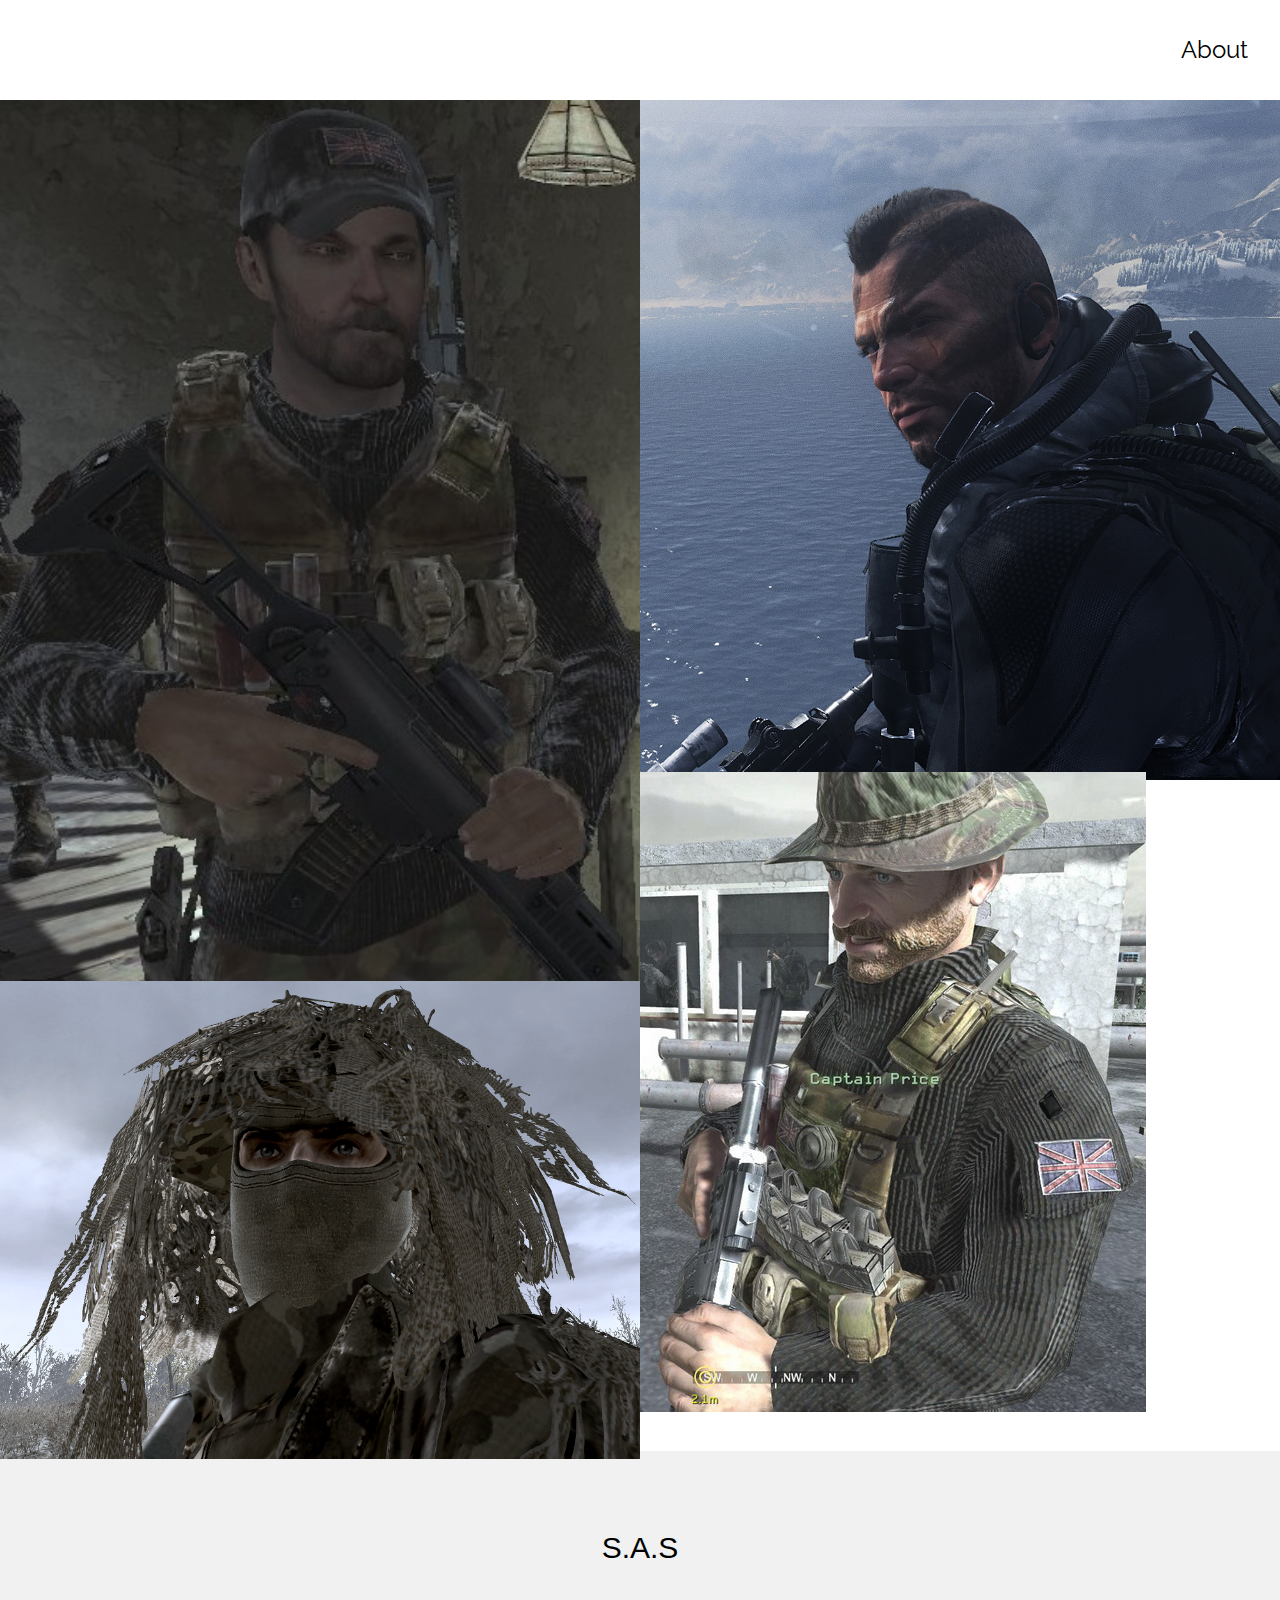
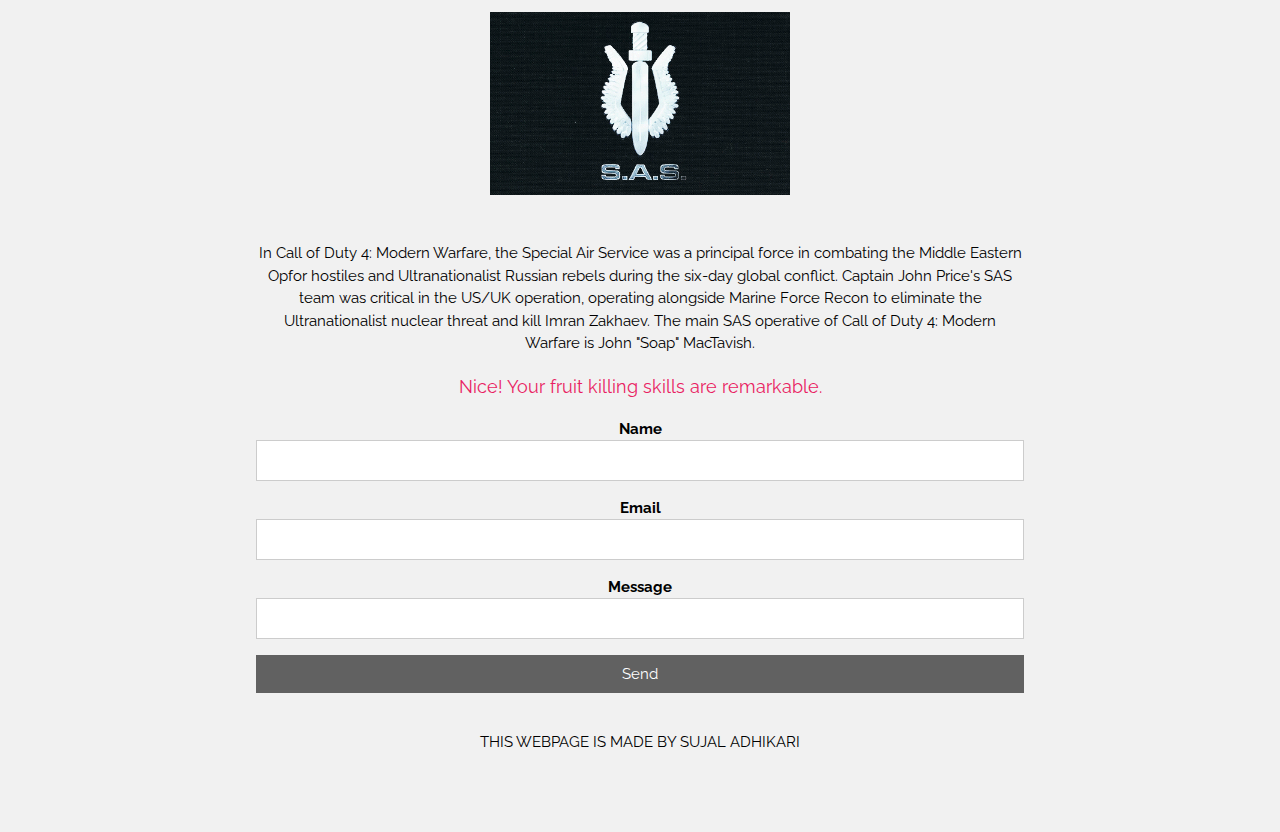
<file: SAS.html>
<!DOCTYPE html>
<html>
<head>
<title>Special Air Service</title>
<meta charset="UTF-8">
<meta name="viewport" content="width=device-width, initial-scale=1">
<link rel="stylesheet" href="https://www.w3schools.com/w3css/4/w3.css">
<link href="https://fonts.googleapis.com/css?family=Raleway" rel="stylesheet" type="text/css">
<link rel="icon" type="jpeg" href="sas.jpeg">
<style>
body {font-family: "Raleway", Arial, sans-serif}
.w3-row img {margin-bottom: -8px}
</style>
</head>
<body>
<!-- !PAGE CONTENT! -->
<div class="w3-content" style="max-width:1500px">
  <!-- Header -->
  <header class="w3-container w3-xlarge w3-padding-24">
    <a href="#" class="w3-left w3-button w3-white"></a>
    <a href="#about" class="w3-right w3-button w3-white">About</a>
  </header>
  <!-- Photo Grid -->
  <div class="w3-row">
    <div class="w3-half">
      <img src="Gaz_Safehouse.jpg" alt="gaz" style="width:100%">
      <img src="MacMillan.png" alt="macmillan" style="width:100%">
    </div>
    <div class="w3-half">
      <img src="Soap.jpg" alt="soap" style="width:100%">
      <img src="Price_3.jpg" alt="price style="width:100%">
    </div>
  </div>
<!-- End Page Content -->
</div>
<!-- Footer / About Section -->
<footer class="w3-light-grey w3-padding-64 w3-center" id="about">
  <h2>S.A.S</h2>
  <img src="tumblr.gif" alt="sas logo" class="w3-image w3-padding-32" width="300" height="300">
  <form style="margin:auto;width:60%" action="/action_page.php" target="_blank">
    <p>In Call of Duty 4: Modern Warfare, the Special Air Service was a principal force in combating the Middle Eastern Opfor hostiles and Ultranationalist Russian rebels during the six-day global conflict. Captain John Price's SAS team was critical in the US/UK operation, operating alongside Marine Force Recon to eliminate the Ultranationalist nuclear threat and kill Imran Zakhaev. The main SAS operative of Call of Duty 4: Modern Warfare is John "Soap" MacTavish.</p>
    <p class="w3-large w3-text-pink">Nice! Your fruit killing skills are remarkable.</p>
    <div class="w3-section">
      <label><b>Name</b></label>
      <input class="w3-input w3-border" type="text" required name="Name">
    </div>
    <div class="w3-section">
      <label><b>Email</b></label>
      <input class="w3-input w3-border" type="text" required name="Email">
    </div>
    <div class="w3-section">
      <label><b>Message</b></label>
      <input class="w3-input w3-border" required name="Message">
    </div>
     <script>
        function showPopup() {
            alert("Your Message Is Submited");
        }
    </script>
    <style>
        .w3-button {
            display: inline-block;
            padding: 8px 16px;
            vertical-align: middle;
            overflow: hidden;
            text-decoration: none;
            color: inherit;
            background-color: inherit;
            text-align: center;
            cursor: pointer;
            white-space: nowrap;
        }
        .w3-block {
            display: block;
            width: 100%;
        }
        .w3-dark-grey {
            color: #fff !important;
            background-color: #616161 !important;
        }
    </style>
</head>
<body>
    <button type="submit" class="w3-button w3-block w3-dark-grey" onclick="showPopup()">Send</button>
  </form>
  <br>
  <p>THIS WEBPAGE IS MADE BY SUJAL ADHIKARI </p>
</footer>
</body>
</html>
</file>
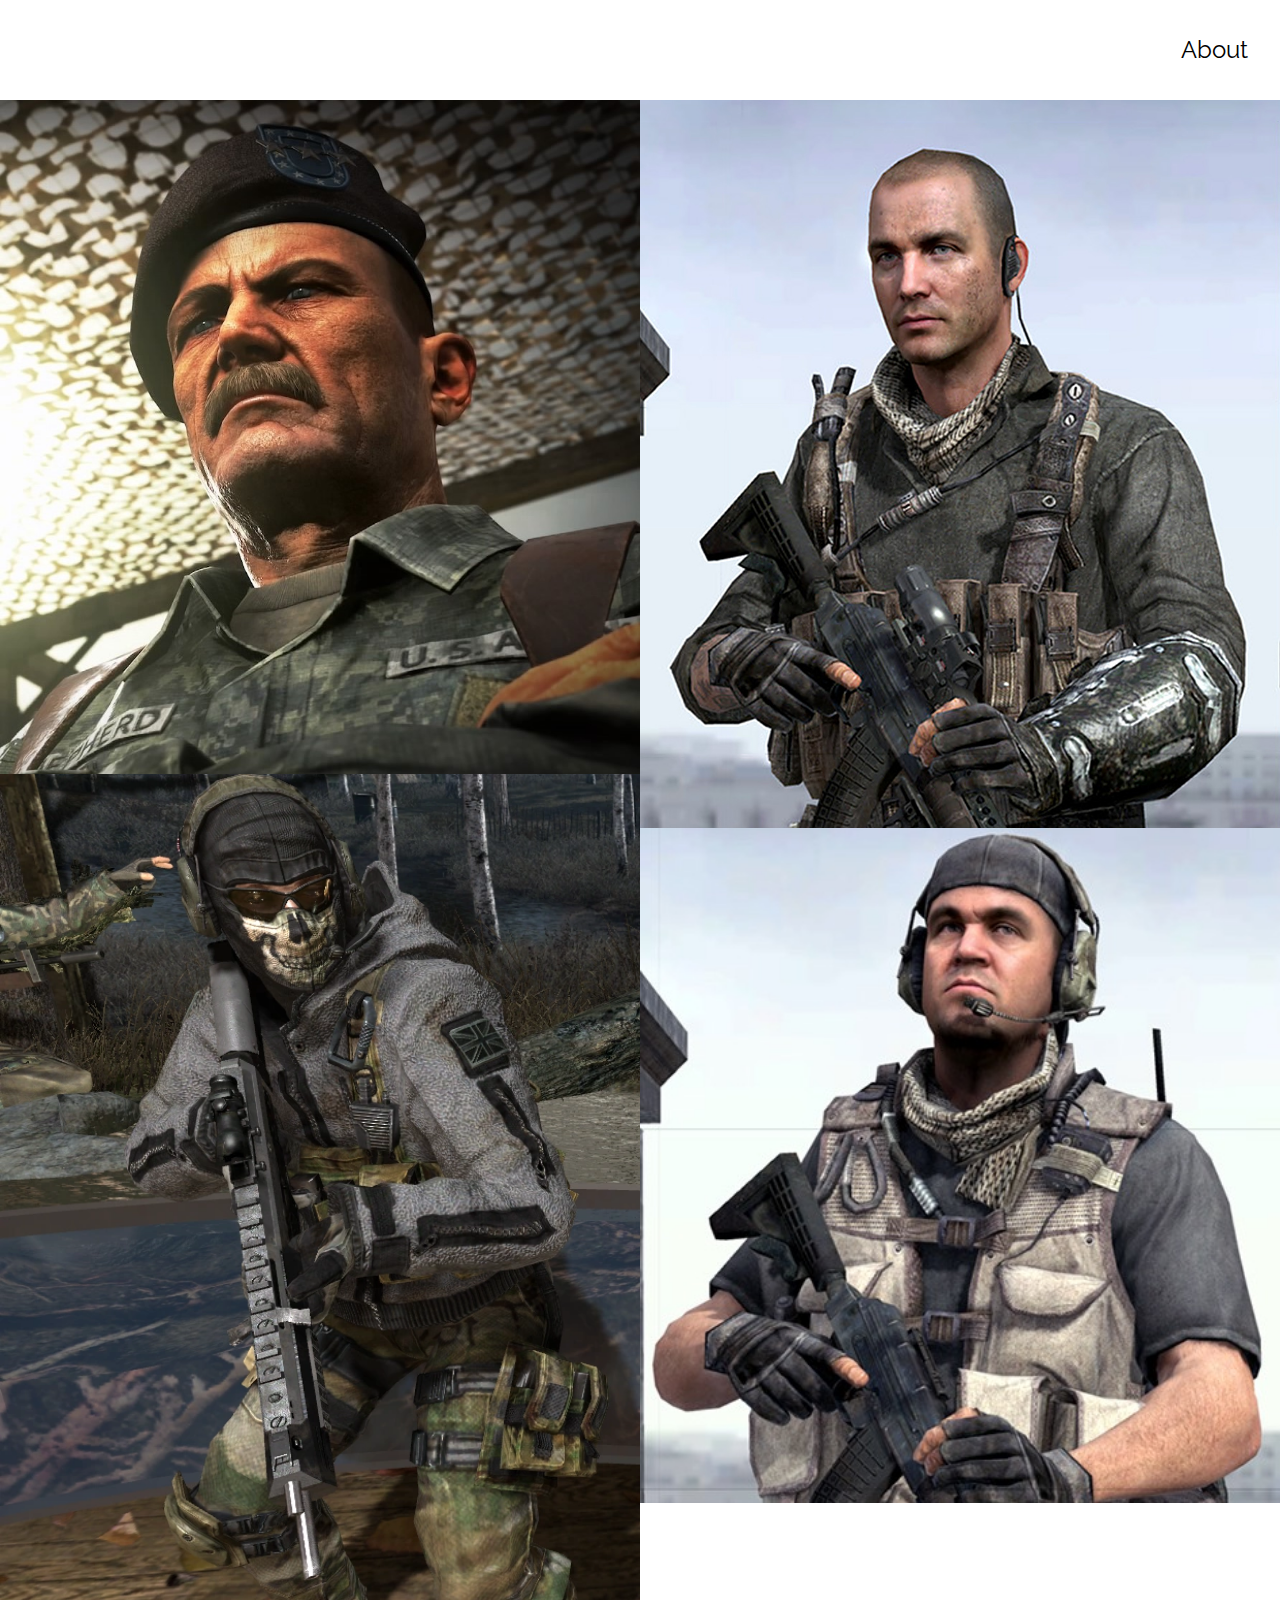
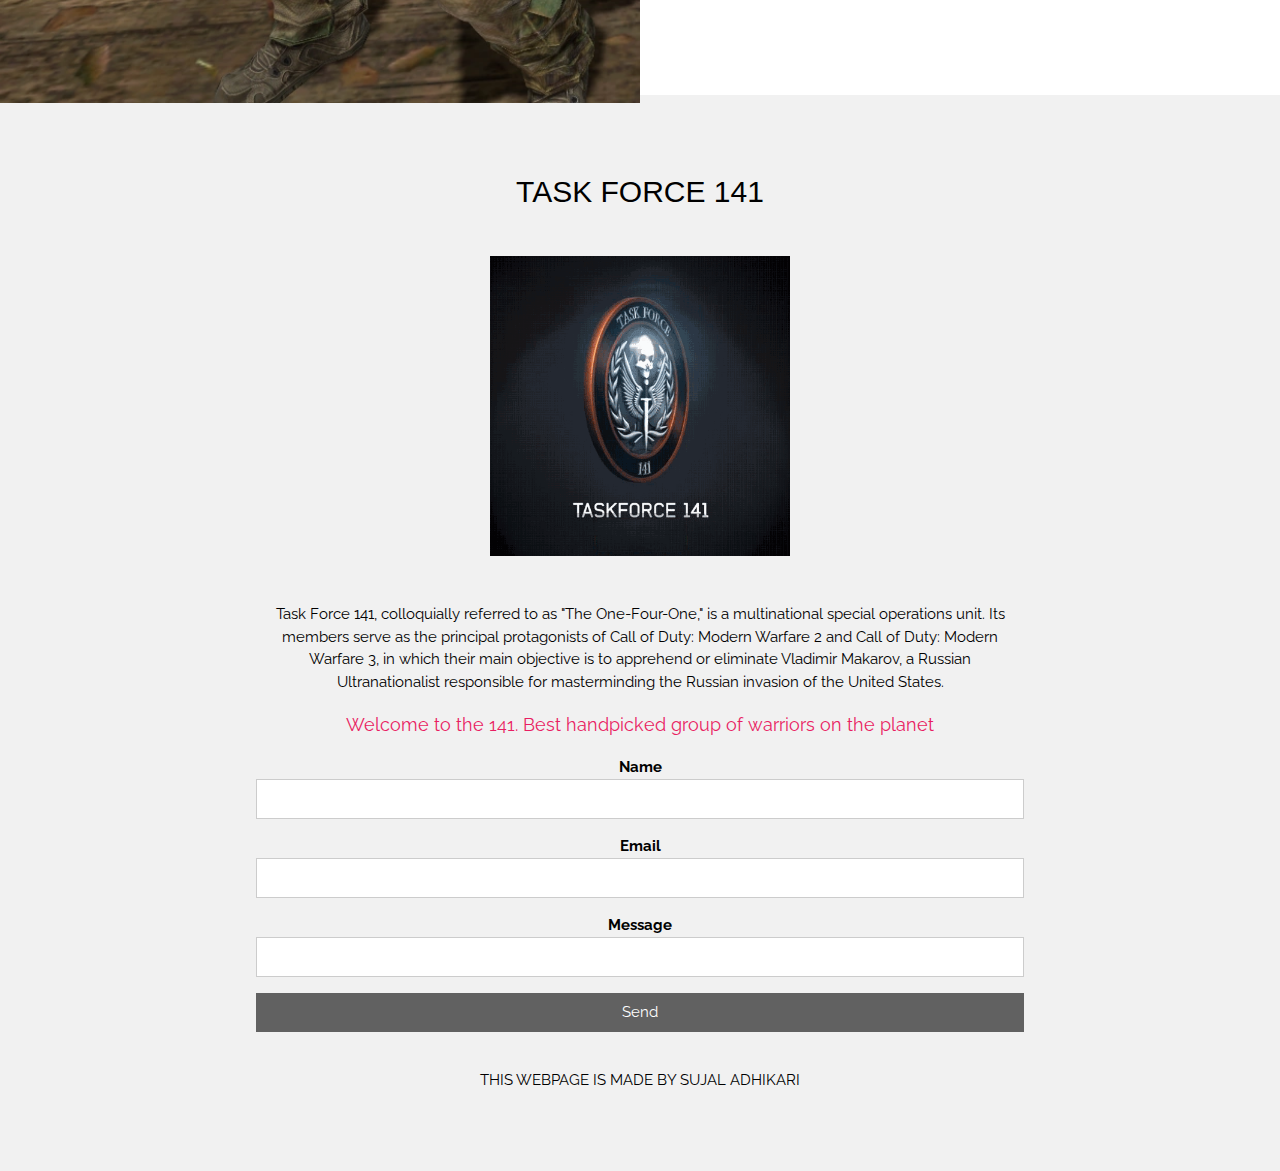
<file: taskforce.html>
<!DOCTYPE html>
<html>
<head>
<title>Task Force 141</title>
<meta charset="UTF-8">
<meta name="viewport" content="width=device-width, initial-scale=1">
<link rel="stylesheet" href="https://www.w3schools.com/w3css/4/w3.css">
<link href="https://fonts.googleapis.com/css?family=Raleway" rel="stylesheet" type="text/css">
<link rel="icon" type="png" href="taskforce141.png">
<style>
body {font-family: "Raleway", Arial, sans-serif}
.w3-row img {margin-bottom: -8px}
</style>
</head>
<body>
<!-- !PAGE CONTENT! -->
<div class="w3-content" style="max-width:1500px">
  <!-- Header -->
  <header class="w3-container w3-xlarge w3-padding-24">
    <a href="#" class="w3-left w3-button w3-white"></a>
    <a href="#about" class="w3-right w3-button w3-white">About</a>
  </header>
  <!-- Photo Grid -->
  <div class="w3-row">
    <div class="w3-half">
      <img src="General_Shepherd.jpg" alt="general shepherd" style="width:100%">
      <img src="Ghost-Museum.png" alt="ghost" style="width:100%">
    </div>
    <div class="w3-half">
      <img src="Yuri.jpg" alt="yuri" style="width:100%">
      <img src="Nikolai_id.jpg" alt="nikolai" style="width:100%">
    </div>
  </div>
<!-- End Page Content -->
</div>
<!-- Footer / About Section -->
<footer class="w3-light-grey w3-padding-64 w3-center" id="about">
  <h2>TASK FORCE 141</h2>
  <img src="taskforce.gif" alt="taskforce141" class="w3-image w3-padding-32" width="300" height="300">
  <form style="margin:auto;width:60%" action="/action_page.php" target="_blank">
    <p>Task Force 141, colloquially referred to as "The One-Four-One," is a multinational special operations unit. Its members serve as the principal protagonists of Call of Duty: Modern Warfare 2 and Call of Duty: Modern Warfare 3, in which their main objective is to apprehend or eliminate Vladimir Makarov, a Russian Ultranationalist responsible for masterminding the Russian invasion of the United States.</p>
    <p class="w3-large w3-text-pink">Welcome to the 141. Best handpicked group of warriors on the planet</p>
    <div class="w3-section">
      <label><b>Name</b></label>
      <input class="w3-input w3-border" type="text" required name="Name">
    </div>
    <div class="w3-section">
      <label><b>Email</b></label>
      <input class="w3-input w3-border" type="text" required name="Email">
    </div>
    <div class="w3-section">
      <label><b>Message</b></label>
      <input class="w3-input w3-border" required name="Message">
    </div>
    <button type="submit" class="w3-button w3-block w3-dark-grey" onclick="showPopup()">Send</button>
  </form>
  <br>
  <p>THIS WEBPAGE IS MADE BY SUJAL ADHIKARI </p>
</footer>
<script>
function showPopup() {
    alert("Your Message Is Submitted");
}
</script>
</body>
</html>
</file>
<file: style.css>
/*CSS variables section*/
:root {
    background-color: rgba(0, 0, 21, 1);
    
}

/*Extra Large screens - Extra large desktops*/
.header{
    

}
.heeder-large-screen{
    display: flex !important;
    justify-content: space-evenly !important;
    color:orange;
    font-size: 18px !important;


}
#navDemo{
    background-color: #000015;
    
}
#navDemo a{
    font-size: 13px !important;
    color:orange;
}

.hero{
    height: 650px;
    background-image: url("https://spaces.w3schools.com/images/HVYepJYeHdQ.jpg");
    background-repeat: no-repeat;
    background-size: cover;
    background-position:center;
    background-color: #000015; 

    
}
.hero-description{
    height: 650px;
    background-color: rgba(0, 0, 21, .7);
    display: flex;
}
.hero-text{
    width:70% !important;
    margin: auto !important;
    display: flex;
    flex-wrap: wrap;
    
}


.hero-text p{
    color:white;
    width: 50%;
}
.hero-title{
     /* padding-top:80px; */
     font-weight: 800;
    text-transform: uppercase;
    font-size: 80px;
    color:orange;
    
    text-align: center;

}
.social{
    width:100%;
}
.icons{
    font-size: 20px;
    letter-spacing: 5px;

}
main{
    width:80% !important;
    margin: auto !important;
}
.title{
    color:white;
    font-weight: 600;
    font-size: 40px;;
    margin:50px 0px;
    text-align: center;
    text-transform: uppercase;
    
}


.game-logo img{
    width:100%;
    height: 100%;
    object-fit: contain;
}
h3{
    color:white;
    text-align: center;
}

.games{
    display: flex;
    
    flex-wrap: wrap;
    align-items: center;
    /* background-color:	rgba(0, 0, 47,0.3); */
    justify-content: space-evenly;
}
.game-list{
    margin: 30px;;
    padding: 20px;
    height: 200px;
    width:250px;
    display: flex;
    flex-direction: column;
    align-items: center;
    border:1px solid gray;
    background: rgba(255, 75, 255, 0.1);
    box-shadow: 0 8px 40px 0 rgba(45, 57, 231, 0.37);
    backdrop-filter: blur( 4px );
    -webkit-backdrop-filter: blur( 4px );
    border-radius: 10px;
    border: 1px solid rgba( 255, 255, 255, 0.18 );
}
.game-list:hover{
    transform: scale(1.05);
}
.store{
    margin-top: 50px;
}
.game-store{
    margin-top: 20px !important;
display: flex;
justify-content: space-evenly;
flex-wrap: wrap;
}
.game-image{
    width:300px;
    height: 180px;
    
}
.game-image img{
    width:100%;
    height: 100%;
    object-fit: cover;
}
.game-store-list{
    width:300px;
    height: 300px;
     margin: 20px;
    overflow: hidden;
    border-top: none;
    
      -webkit-box-shadow: 0 8px 40px 0 rgba(45, 57, 231, 0.37);
              box-shadow: 0 8px 40px 0 rgba(45, 57, 231, 0.37);
    backdrop-filter: blur( 4px );
    -webkit-backdrop-filter: blur( 4px );
    border-bottom: 1px solid blueviolet;
    color:white;
     
}
.store-text-description{
     
padding-left:20px;
display: flex;
flex-direction: column;
     
} 
h4{
    color:white;
    font-weight: 700;
}
.event-hero{
    display: flex;
    flex-wrap: wrap;
    background: rgba(255, 75, 255, 0.1);
    justify-content: space-evenly;
    align-items: center;
    padding:50px;
    margin-top: 50px;
    border:1px solid black;
    border-radius: 10px;
    
}
.event-text{
    width:50%;
    color: orange;

}
.event-title{
    font-size: 40px;
    text-transform: uppercase;

    font-weight: 600;
    

}
.event-image{
    width:400px;
    height: 500px;
}
.event-image img{
    width: 100%;
    height: 100%;
    object-fit: contain;
}
.event-text p{
    color: white;
}
.contact{
    
    
    display: flex;
    flex-wrap: wrap;
    justify-content: space-evenly;
}
.contact-list{
    margin-top: 15px !important;
    color: white;
}
h5{
    color:white;
}
span{
    padding-right: 10px;
}
.contact-list p{
}
.email-contact{
    width:80%;
    color: gray;
    display: flex;
    flex-direction: column;
    justify-content: space-evenly;
}






/*General CSS and CSS reset*/

html {
  scroll-behavior: smooth;
}

* {
  margin: 0;
  padding: 0;
}










/* ____________________________________________________________________*/
/*MEDIA QUERIES*/
/*Large screens - Desktop*/
@media screen and (max-width: 1500px) {
    .hero{
        height: 550px !important;;
        background-image: url("https://spaces.w3schools.com/images/HVYepJYeHdQ_1200_600.jpg");
    }
    .hero-description{
        height: 550px
    }
    .hero-title{
        font-size:50px;
    }
}

/*medium screens - Laptops*/
@media screen and (max-width: 1024px) {
    main{
        width:100% !important;
        margin: auto !important;
    }    
    
}

/*Small screens - tablets*/
@media screen and (max-width: 768px) {
    .heeder-large-screen{
        display:block !important;
    }
    header a{
        font-size: 14px;
    }
    .hero{
        height: 400px !important;
        background-image: url("https://spaces.w3schools.com/images/HVYepJYeHdQ_480_300.jpg");
    }
    .hero-description{
        height: 400px;
        background-color: rgba(0, 0, 21, .7);
        
    
    }
    .hero-title{
        font-size: 35px;;
        
    }
    .hero-text p{
        width: 80%;;
        font-size: 13px;
    }
    .title{
        text-align: center;
        font-size: 30px;
    }
    .event-text{
        width:80%;
        color: blueviolet;

    }
    .event-text p{
        font-size: 13px;
    }
    .event-title{
        font-size: 30px;
        text-transform: uppercase;
        font-weight: 600;
    

    }
    .event-hero{
        width: 80% ;
        margin: auto;
    }
    .event-image{
        width:250px;
        height: 400px;
    }
    .event-image img{
        width: 100%;
        height: 100%;
        object-fit: cover;
    }
    .contact-list{
        width: 300px;
    }
    .contact{
        justify-content: space-around;
    }
    .contact-list p{
        font-size: 14px ;

    }
    h5{
        font-size: 17px;
    }
    
}

/*Extra small screens - phones*/
@media screen and (max-width: 480px) {
    .heeder-large-screen{
        display:block !important;
    }
    .hero{
        height: 450px !important;
        background-image: url("https://spaces.w3schools.com/images/HVYepJYeHdQ_480_300.jpg");
    }
    .hero-description{
        height: 450px;
        background-color: rgba(0, 0, 21, .7);
    
    }
    .hero-title{
        font-size: 30px;;
        padding-top: 70px;
    }
    .hero-text p{
        width: 100%;;
        font-size: 13px;
    }
    .title{
        text-align: center;
        font-size: 25px;
    }
    .event-text{
        width:100%;
        color: blueviolet;

    }
    .event-text p{
        font-size: 13px;
    }
    .event-title{
        font-size: 30px;
        text-transform: uppercase;
        font-weight: 600;
    

    }
    .event-hero{
        width: 90% ;
        margin: auto;
    }
    .event-image{
        width:250px;
        height: 400px;
    }
    .event-image img{
        width: 100%;
        height: 100%;
        object-fit: cover;
    }
    .contact-list{
        width: 300px;
        padding:25px;
        border:1px solid rgba(49, 45, 45, 0.5);
        border-radius: 10px;
    }
    .contact-list p{
        font-size: 12px ;

    }
    h5{
        font-size: 15px;
    }
    .badge{

    }
    p{
        font-size: 12px;
    }
    
}
</file>
